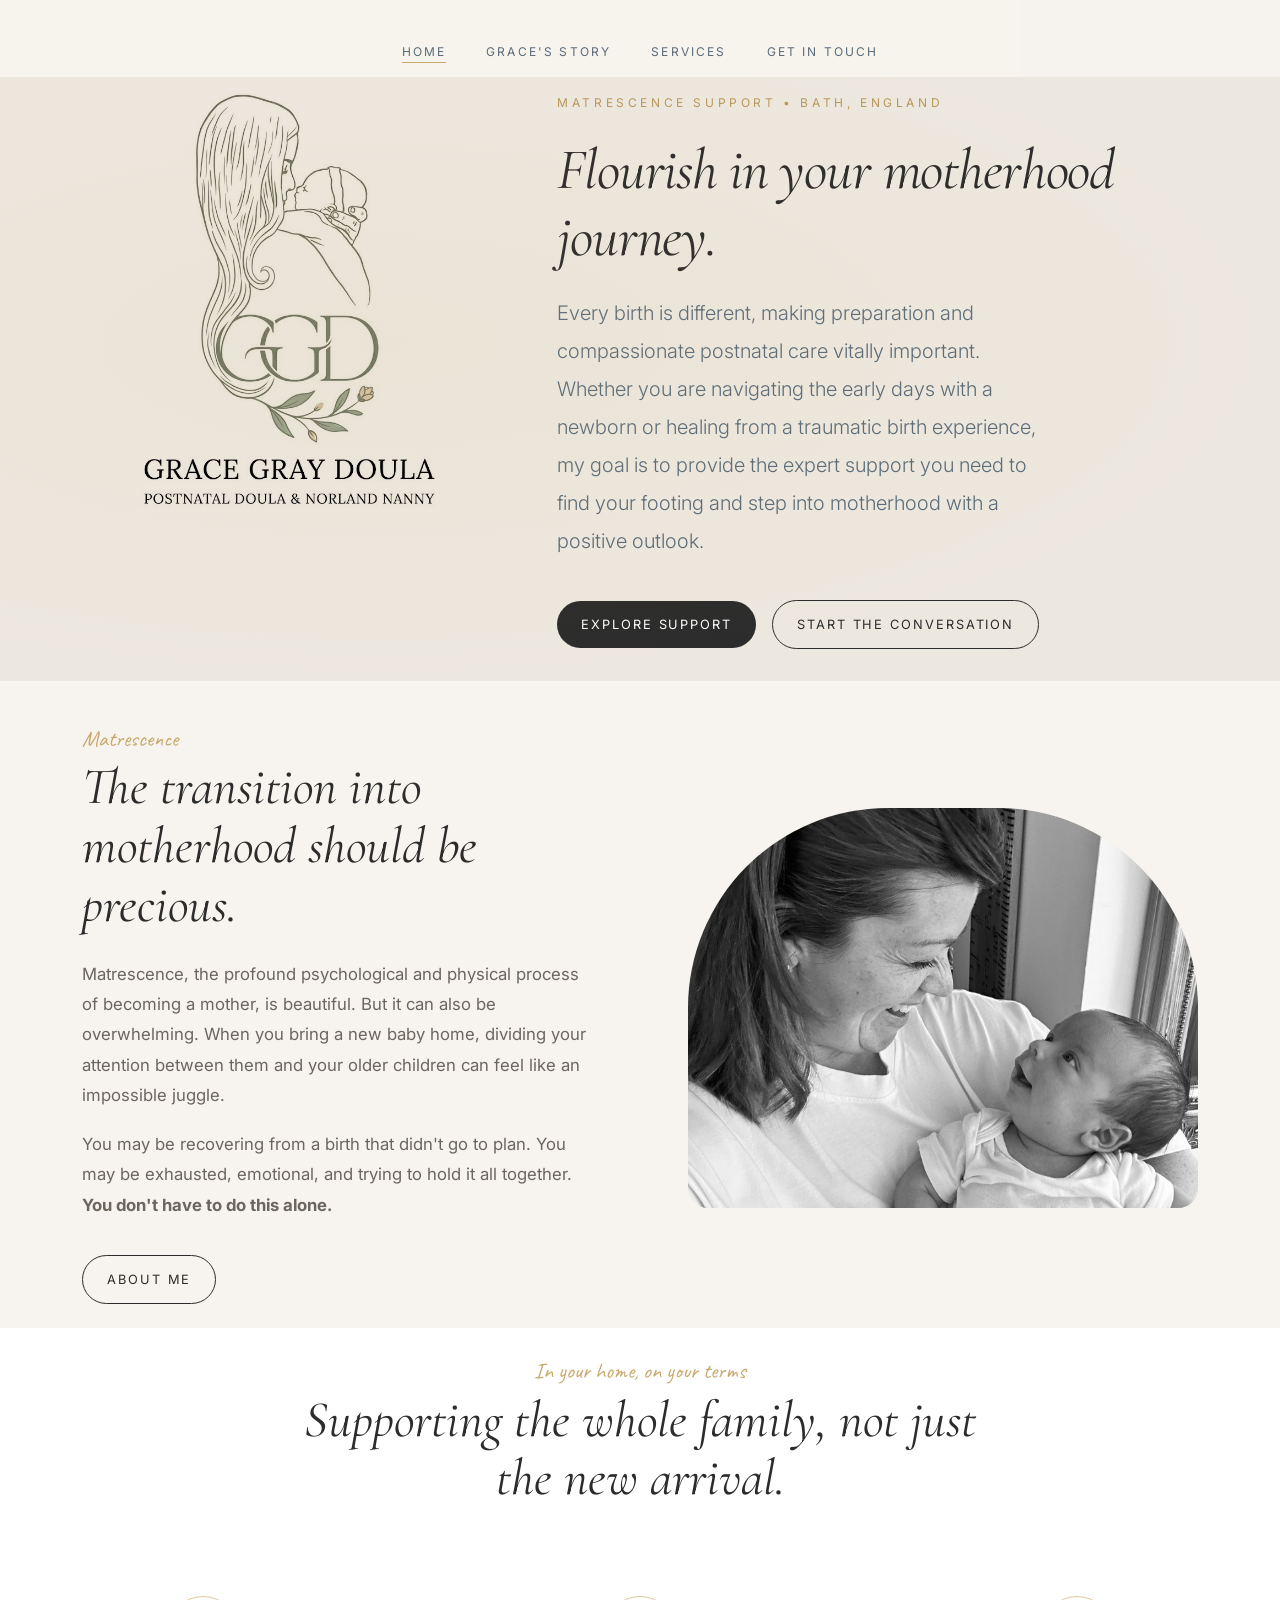
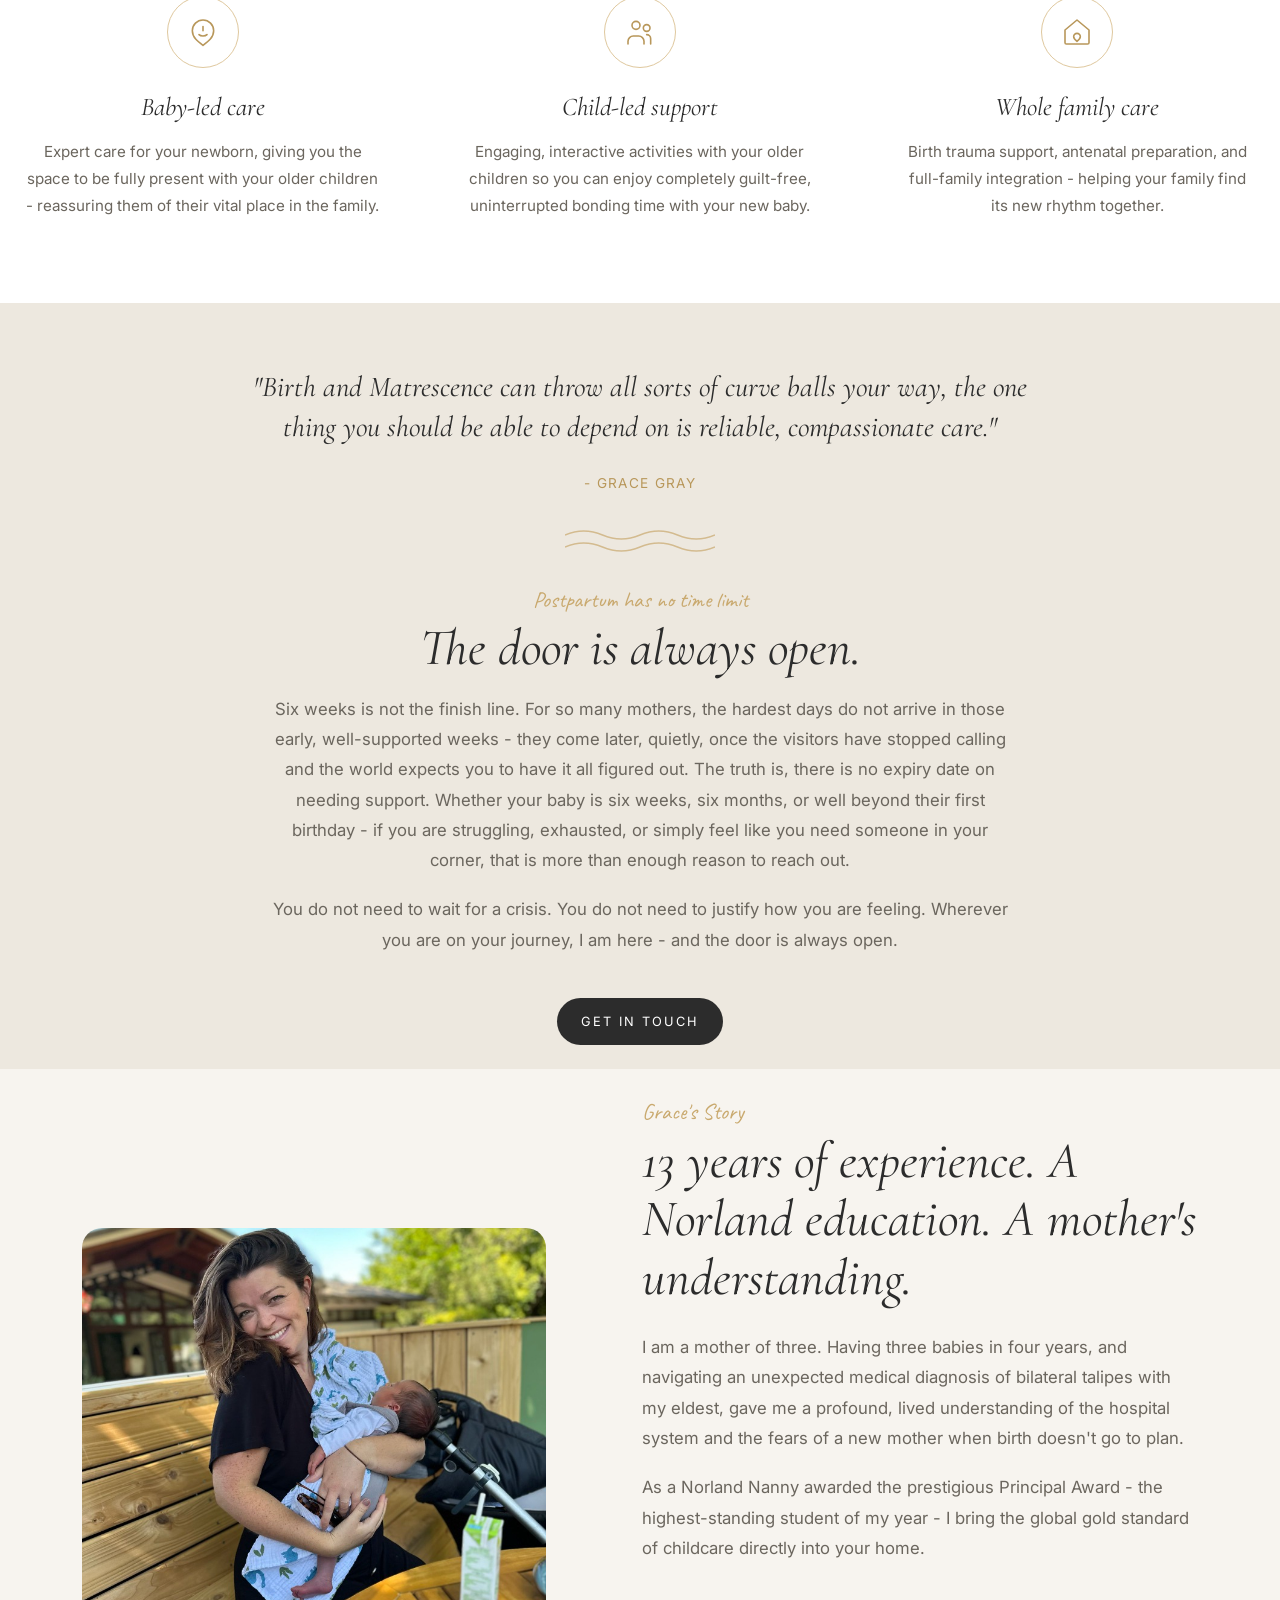
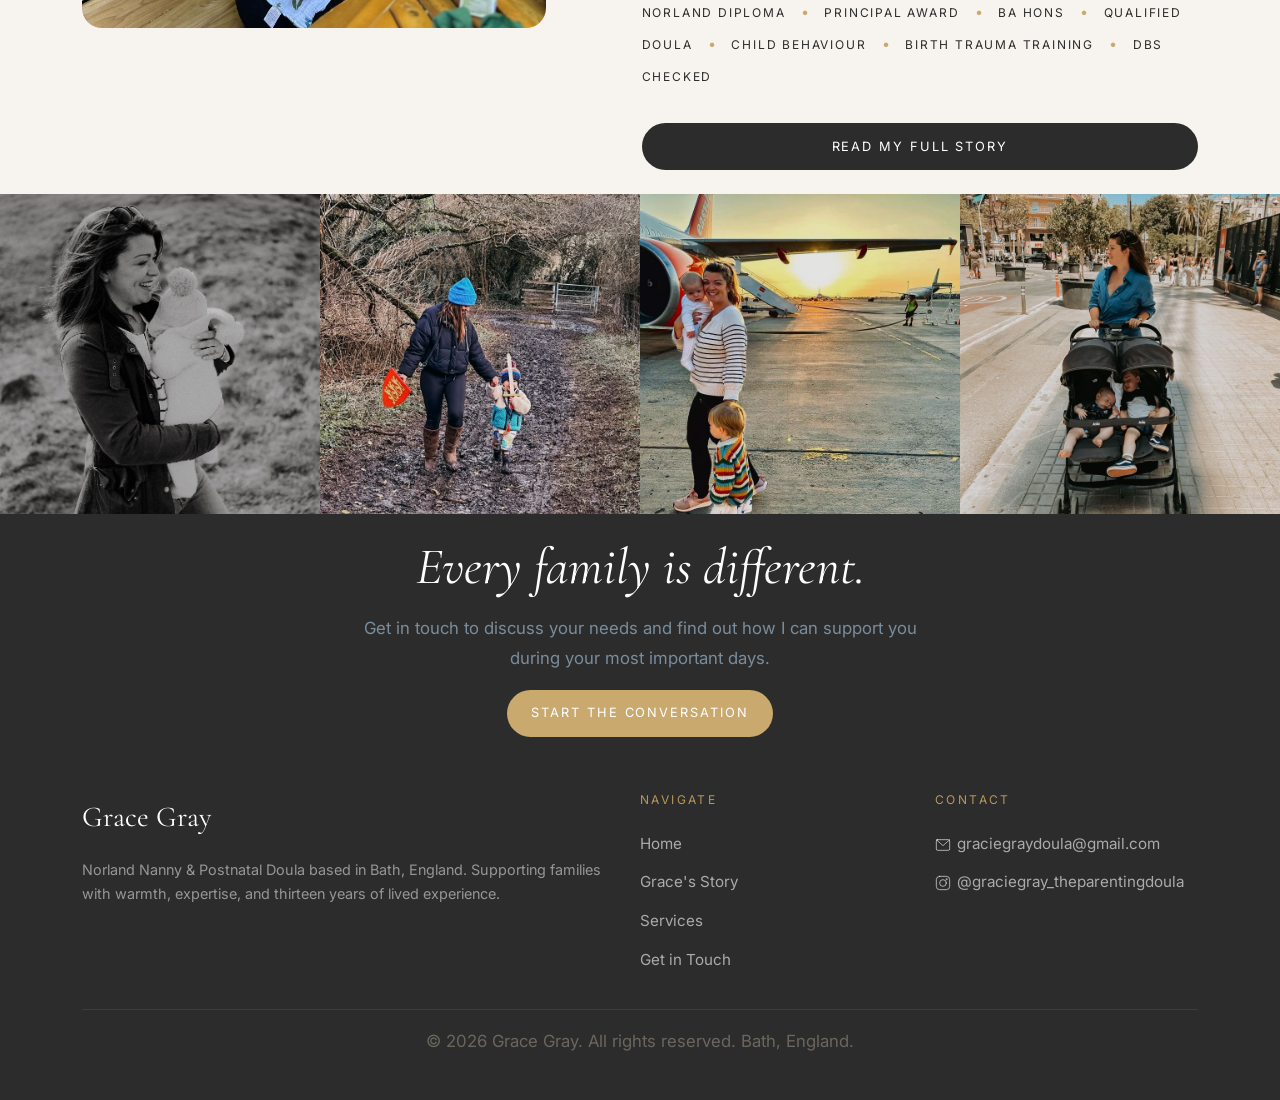
<file: index.html>
<!DOCTYPE html>
<html lang="en">
<head>
  <meta charset="UTF-8">
  <meta name="viewport" content="width=device-width, initial-scale=1.0">
  
  <title>Grace Gray | Norland Nanny & Postnatal Doula in Bath</title>
  <meta name="description" content="Grace Gray is a Norland Nanny and qualified Postnatal Doula based in Bath, offering bespoke in-home postnatal support, sibling transition care, and birth trauma recovery. 13 years' experience.">
  <meta name="keywords" content="Norland Nanny Bath, Postnatal support Bath, Birth doula Bath, Postnatal doula Bath, Newborn support Bath, Sibling support Bath, Matrescence support UK">
  
  <link rel="preconnect" href="https://fonts.googleapis.com">
  <link rel="preconnect" href="https://fonts.gstatic.com" crossorigin>
  <link href="https://fonts.googleapis.com/css2?family=Caveat:wght@400;500&family=Cormorant+Garamond:ital,wght@0,300;0,400;0,500;1,300;1,400;1,500&family=Inter:wght@300;400;500;600&display=swap" rel="stylesheet">
  
  <link rel="stylesheet" href="assets/css/style.css">
</head>
<body>

  <!-- Header -->
  <header>
    <div class="nav-container">
      <button class="mobile-menu-btn" aria-label="Toggle menu">&#9776;</button>
      <nav>
        <ul class="nav-links">
          <li><a href="index.html">Home</a></li>
          <li><a href="about.html">Grace's Story</a></li>
          <li><a href="services.html">Services</a></li>
          <li><a href="contact.html">Get in Touch</a></li>
        </ul>
      </nav>
    </div>
  </header>

  <!-- Hero -->
  <section class="hero">
    <div class="hero-inner">
      <div class="hero-image">
        <img src="assets/images/ggd-logo-cropped.jpg" alt="Grace Gray Doula Logo" class="hero-logo">
      </div>
      <div class="hero-text">
        <span class="tagline">Matrescence Support &bull; Bath, England</span>
        <h1>Flourish in your motherhood journey.</h1>
        <p class="lead">Every birth is different, making preparation and compassionate postnatal care vitally important. Whether you are navigating the early days with a newborn or healing from a traumatic birth experience, my goal is to provide the expert support you need to find your footing and step into motherhood with a positive outlook.</p>
        <div class="hero-buttons">
          <a href="services.html" class="btn btn-primary">Explore Support</a>
          <a href="contact.html" class="btn btn-outline">Start the Conversation</a>
        </div>
      </div>
    </div>
  </section>

  <!-- Wave Divider -->
  <div class="wave-divider">
    <svg viewBox="0 0 1440 80" preserveAspectRatio="none">
      <path fill="#f7f4ef" d="M0,40 C360,80 720,0 1080,40 C1260,60 1380,50 1440,40 L1440,80 L0,80 Z"/>
    </svg>
  </div>

  <!-- Intro / The Problem -->
  <section class="intro-section">
    <div class="container">
      <div class="intro-grid">
        <div class="intro-text fade-up">
          <span class="accent-text">Matrescence</span>
          <h2>The transition into motherhood should be precious.</h2>
          <p>Matrescence, the profound psychological and physical process of becoming a mother, is beautiful. But it can also be overwhelming. When you bring a new baby home, dividing your attention between them and your older children can feel like an impossible juggle.</p>
          <p>You may be recovering from a birth that didn't go to plan. You may be exhausted, emotional, and trying to hold it all together. <strong>You don't have to do this alone.</strong></p>
          <a href="about.html" class="btn btn-outline" style="margin-top: 1rem;">About Me</a>
        </div>
        <div class="intro-image fade-up">
          <img src="assets/images/gracie-baby-gaze-bw.jpg" alt="Grace Gray postnatal doula Bath looking lovingly at newborn baby" class="img-rounded" style="width: 100%; height: 400px; object-fit: cover;">
        </div>
      </div>
    </div>
  </section>

  <!-- Three Pillars -->
  <section class="pillars">
    <div class="container">
      <div class="pillars-header fade-up">
        <span class="accent-text">In your home, on your terms</span>
        <h2>Supporting the whole family, not just the new arrival.</h2>
      </div>
      </div>
      <div class="pillars-grid stagger-children">
        <div class="pillar fade-up">
          <div class="pillar-icon"><svg width="32" height="32" viewBox="0 0 24 24" fill="none" stroke="currentColor" stroke-width="1.2" stroke-linecap="round" stroke-linejoin="round"><path d="M12 22c-4-3-8-6-8-11a8 8 0 0 1 16 0c0 5-4 8-8 11z"/><path d="M12 11V8"/><path d="M9 14c.6.6 1.8 1 3 1s2.4-.4 3-1"/></svg></div>
          <h3>Baby-led care</h3>
          <p>Expert care for your newborn, giving you the space to be fully present with your older children - reassuring them of their vital place in the family.</p>
        </div>
        <div class="pillar fade-up">
          <div class="pillar-icon"><svg width="32" height="32" viewBox="0 0 24 24" fill="none" stroke="currentColor" stroke-width="1.2" stroke-linecap="round" stroke-linejoin="round"><circle cx="9" cy="7" r="3"/><circle cx="17" cy="9" r="2.5"/><path d="M3 21v-2a4 4 0 0 1 4-4h4a4 4 0 0 1 4 4v2"/><path d="M17 14a3 3 0 0 1 3 3v4"/></svg></div>
          <h3>Child-led support</h3>
          <p>Engaging, interactive activities with your older children so you can enjoy completely guilt-free, uninterrupted bonding time with your new baby.</p>
        </div>
        <div class="pillar fade-up">
          <div class="pillar-icon"><svg width="32" height="32" viewBox="0 0 24 24" fill="none" stroke="currentColor" stroke-width="1.2" stroke-linecap="round" stroke-linejoin="round"><path d="M3 10.5L12 3l9 7.5V20a1 1 0 0 1-1 1H4a1 1 0 0 1-1-1z"/><path d="M12 13a2.5 2.5 0 0 1 2.5 2.5c0 1.5-2.5 3.5-2.5 3.5s-2.5-2-2.5-3.5A2.5 2.5 0 0 1 12 13z"/></svg></div>
          <h3>Whole family care</h3>
          <p>Birth trauma support, antenatal preparation, and full-family integration - helping your family find its new rhythm together.</p>
        </div>
      </div>
    </div>
  </section>

  <!-- Pull Quote -->
  <section class="pull-quote">
    <div class="container fade-up">
      <blockquote style="max-width: 800px; margin: 0 auto; font-size: 1.8rem; line-height: 1.4;">"Birth and Matrescence can throw all sorts of curve balls your way, the one thing you should be able to depend on is reliable, compassionate care."</blockquote>
      <cite style="margin-top: 1.5rem; display: block;">- GRACE GRAY</cite>
    </div>
  </section>

  <!-- Decorative Wavy Divider -->
  <div style="background-color: var(--cream-dark); text-align: center; padding: 0.5rem 0 1rem 0;">
    <svg width="150" height="30" viewBox="0 0 150 30" fill="none" xmlns="http://www.w3.org/2000/svg">
      <path d="M0 8 Q18.75 0 37.5 8 Q56.25 16 75 8 Q93.75 0 112.5 8 Q131.25 16 150 8" stroke="#c9a96e" stroke-width="1.5" fill="none" opacity="0.7"/>
      <path d="M0 20 Q18.75 12 37.5 20 Q56.25 28 75 20 Q93.75 12 112.5 20 Q131.25 28 150 20" stroke="#c9a96e" stroke-width="1.5" fill="none" opacity="0.7"/>
    </svg>
  </div>
  
  <!-- Postnatal Care - No Time Limit -->
  <section style="background-color: var(--cream-dark); padding-top: 0;">
    <div class="container" style="max-width: 800px; text-align: center;">
      <span class="accent-text fade-up">Postpartum has no time limit</span>
      <h2 class="fade-up" style="margin-bottom: 1rem;">The door is always open.</h2>
      <p class="fade-up">Six weeks is not the finish line. For so many mothers, the hardest days do not arrive in those early, well-supported weeks - they come later, quietly, once the visitors have stopped calling and the world expects you to have it all figured out. The truth is, there is no expiry date on needing support. Whether your baby is six weeks, six months, or well beyond their first birthday - if you are struggling, exhausted, or simply feel like you need someone in your corner, that is more than enough reason to reach out.</p>
      <p class="fade-up">You do not need to wait for a crisis. You do not need to justify how you are feeling. Wherever you are on your journey, I am here - and the door is always open.</p>
      <a href="contact.html" class="btn btn-primary fade-up" style="margin-top: 1.5rem;">Get in Touch</a>
    </div>
  </section>
  <!-- About Preview -->
  <section class="about-preview">
    <div class="container">
      <div class="about-grid">
        <div class="about-image fade-up">
          <img src="assets/images/gracie-bench-newborn.jpg" alt="Grace Gray Norland Nanny holding newborn baby in Bath Somerset" class="img-soft" style="width: 100%; height: 400px; object-fit: cover;">
        </div>
        <div class="about-text fade-up">
          <span class="accent-text">Grace's Story</span>
          <h2>13 years of experience. A Norland education. A mother's understanding.</h2>
          <p>I am a mother of three. Having three babies in four years, and navigating an unexpected medical diagnosis of bilateral talipes with my eldest, gave me a profound, lived understanding of the hospital system and the fears of a new mother when birth doesn't go to plan.</p>
          <p>As a Norland Nanny awarded the prestigious Principal Award - the highest-standing student of my year - I bring the global gold standard of childcare directly into your home.</p>
          <ul class="credentials-list">
            <li>Norland Diploma</li>
            <li>Principal Award</li>
            <li>BA Hons</li>
            <li>Qualified Doula</li>
            <li>Child Behaviour</li>
            <li>Birth Trauma Training</li>
            <li>DBS Checked</li>
          </ul>
          <a href="about.html" class="btn btn-primary" style="margin-top: 2rem; display: block; text-align: center;">Read My Full Story</a>
        </div>
      </div>
    </div>
  </section>

  <!-- Image Gallery Strip -->
  <section style="padding: 0; overflow: hidden;">
    <div style="display: grid; grid-template-columns: repeat(4, 1fr); gap: 0;" class="image-strip-grid">
      <img src="assets/images/gracie-field-bw.jpg" alt="Grace Gray with baby outdoors in Bath countryside" class="strip-img">
      <img src="assets/images/gracie-muddy-walk.jpg" alt="Postnatal support Bath - outdoor activities with children" class="strip-img">
      <img src="assets/images/gracie-airport-sunset.jpg" alt="Grace Gray travelling internationally with children as Norland Nanny" class="strip-img">
      <img src="assets/images/gracie-double-stroller.jpg" alt="Norland Nanny Bath caring for multiple children" class="strip-img">
    </div>
  </section>

  <!-- CTA Band -->
  <section class="cta-band">
    <div class="container fade-up">
      <h2>Every family is different.</h2>
      <p>Get in touch to discuss your needs and find out how I can support you during your most important days.</p>
      <a href="contact.html" class="btn btn-gold">Start the Conversation</a>
    </div>
  </section>

  <!-- Footer -->
  <footer>
    <div class="container">
      <div class="footer-grid">
        <div>
          <span class="footer-brand">Grace Gray</span>
          <p class="footer-brand-sub">Norland Nanny & Postnatal Doula based in Bath, England. Supporting families with warmth, expertise, and thirteen years of lived experience.</p>
        </div>
        <div class="footer-col">
          <h4>Navigate</h4>
          <a href="index.html">Home</a>
          <a href="about.html">Grace's Story</a>
          <a href="services.html">Services</a>
          <a href="contact.html">Get in Touch</a>
        </div>
        <div class="footer-col">
          <h4>Contact</h4>
          <a href="mailto:graciegraydoula@gmail.com"><svg width="16" height="16" viewBox="0 0 24 24" fill="none" stroke="currentColor" stroke-width="1.5" stroke-linecap="round" stroke-linejoin="round" style="vertical-align: middle; margin-right: 6px;"><rect x="2" y="4" width="20" height="16" rx="2"/><path d="M22 4L12 13 2 4"/></svg>graciegraydoula@gmail.com</a>
          <a href="https://instagram.com/graciegray_theparentingdoula" target="_blank"><svg width="16" height="16" viewBox="0 0 24 24" fill="none" stroke="currentColor" stroke-width="1.5" stroke-linecap="round" stroke-linejoin="round" style="vertical-align: middle; margin-right: 6px;"><rect x="2" y="2" width="20" height="20" rx="5"/><circle cx="12" cy="12" r="5"/><circle cx="17.5" cy="6.5" r="1.5" fill="currentColor" stroke="none"/></svg>@graciegray_theparentingdoula</a>
        </div>
      </div>
      <div class="footer-bottom">
        <p>&copy; 2026 Grace Gray. All rights reserved. Bath, England.</p>
      </div>
    </div>
  </footer>

  <script src="assets/js/main.js"></script>
</body>
</html>
</file>
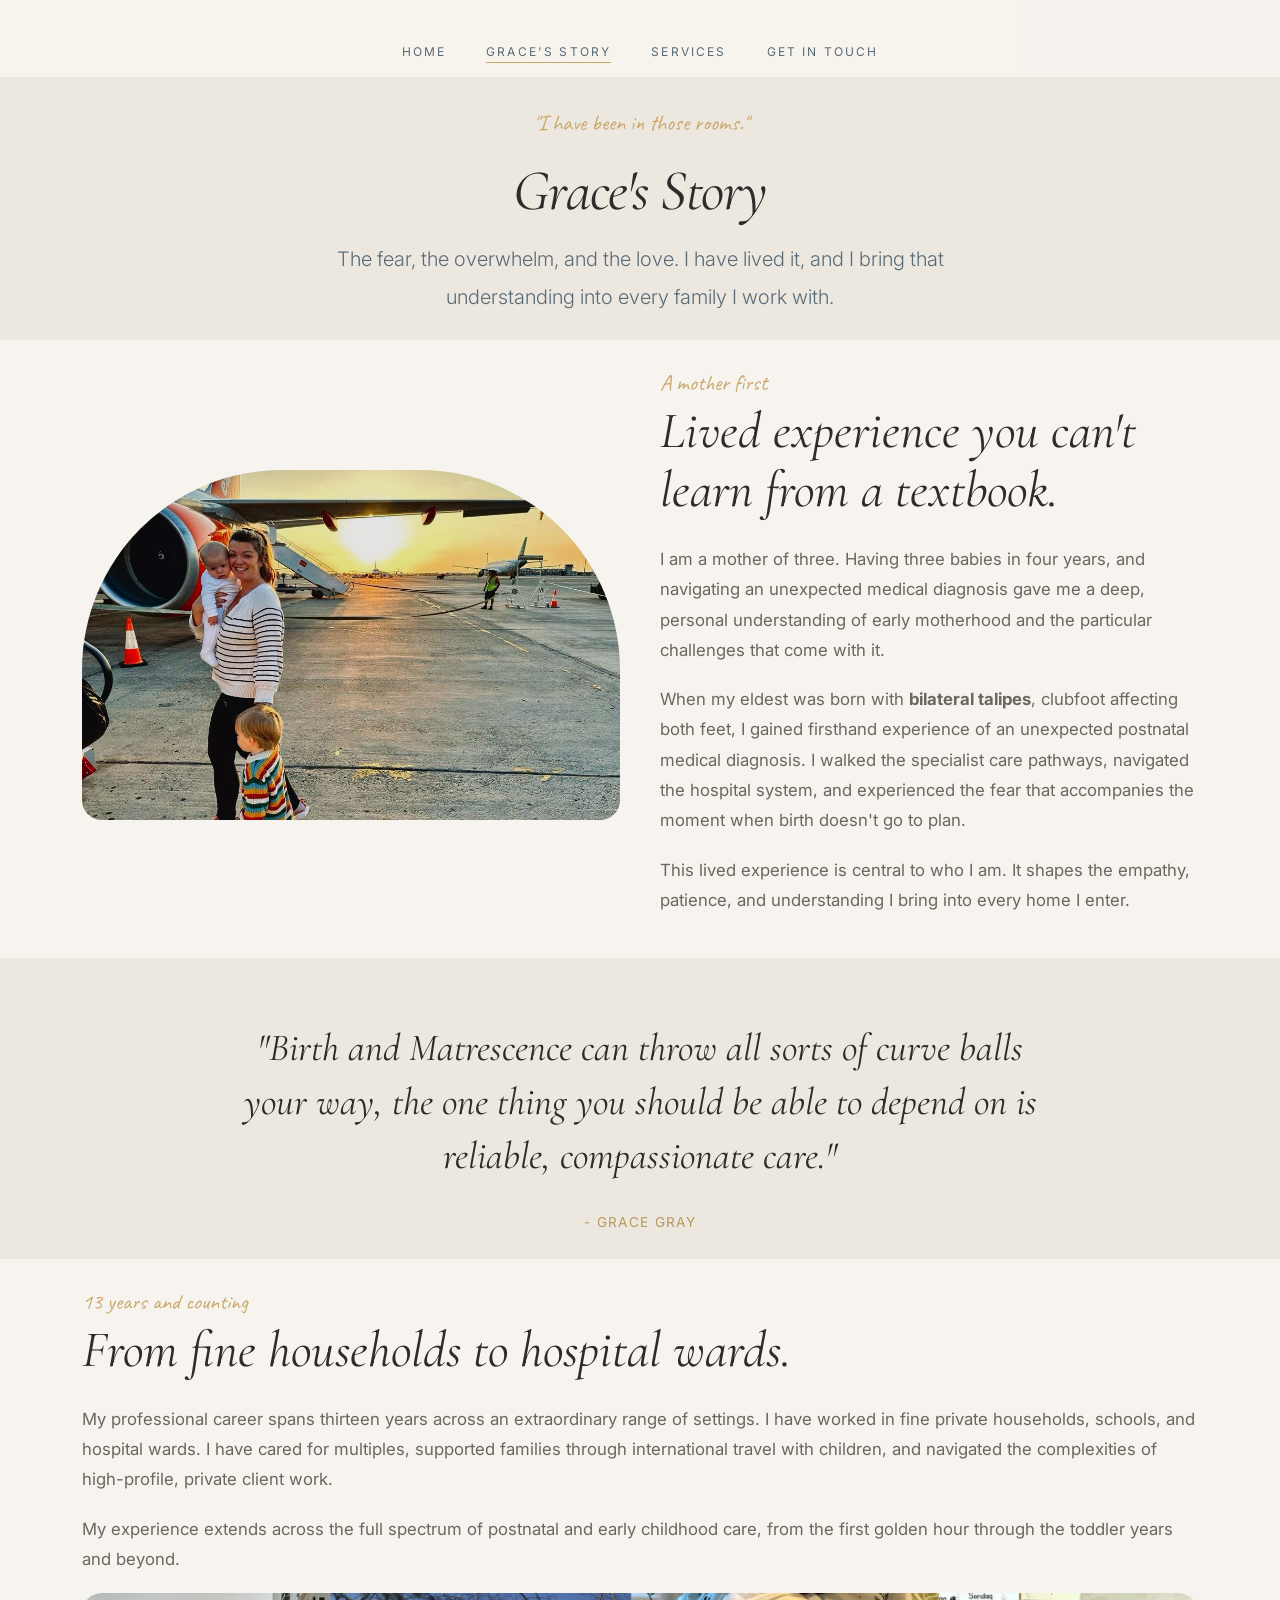
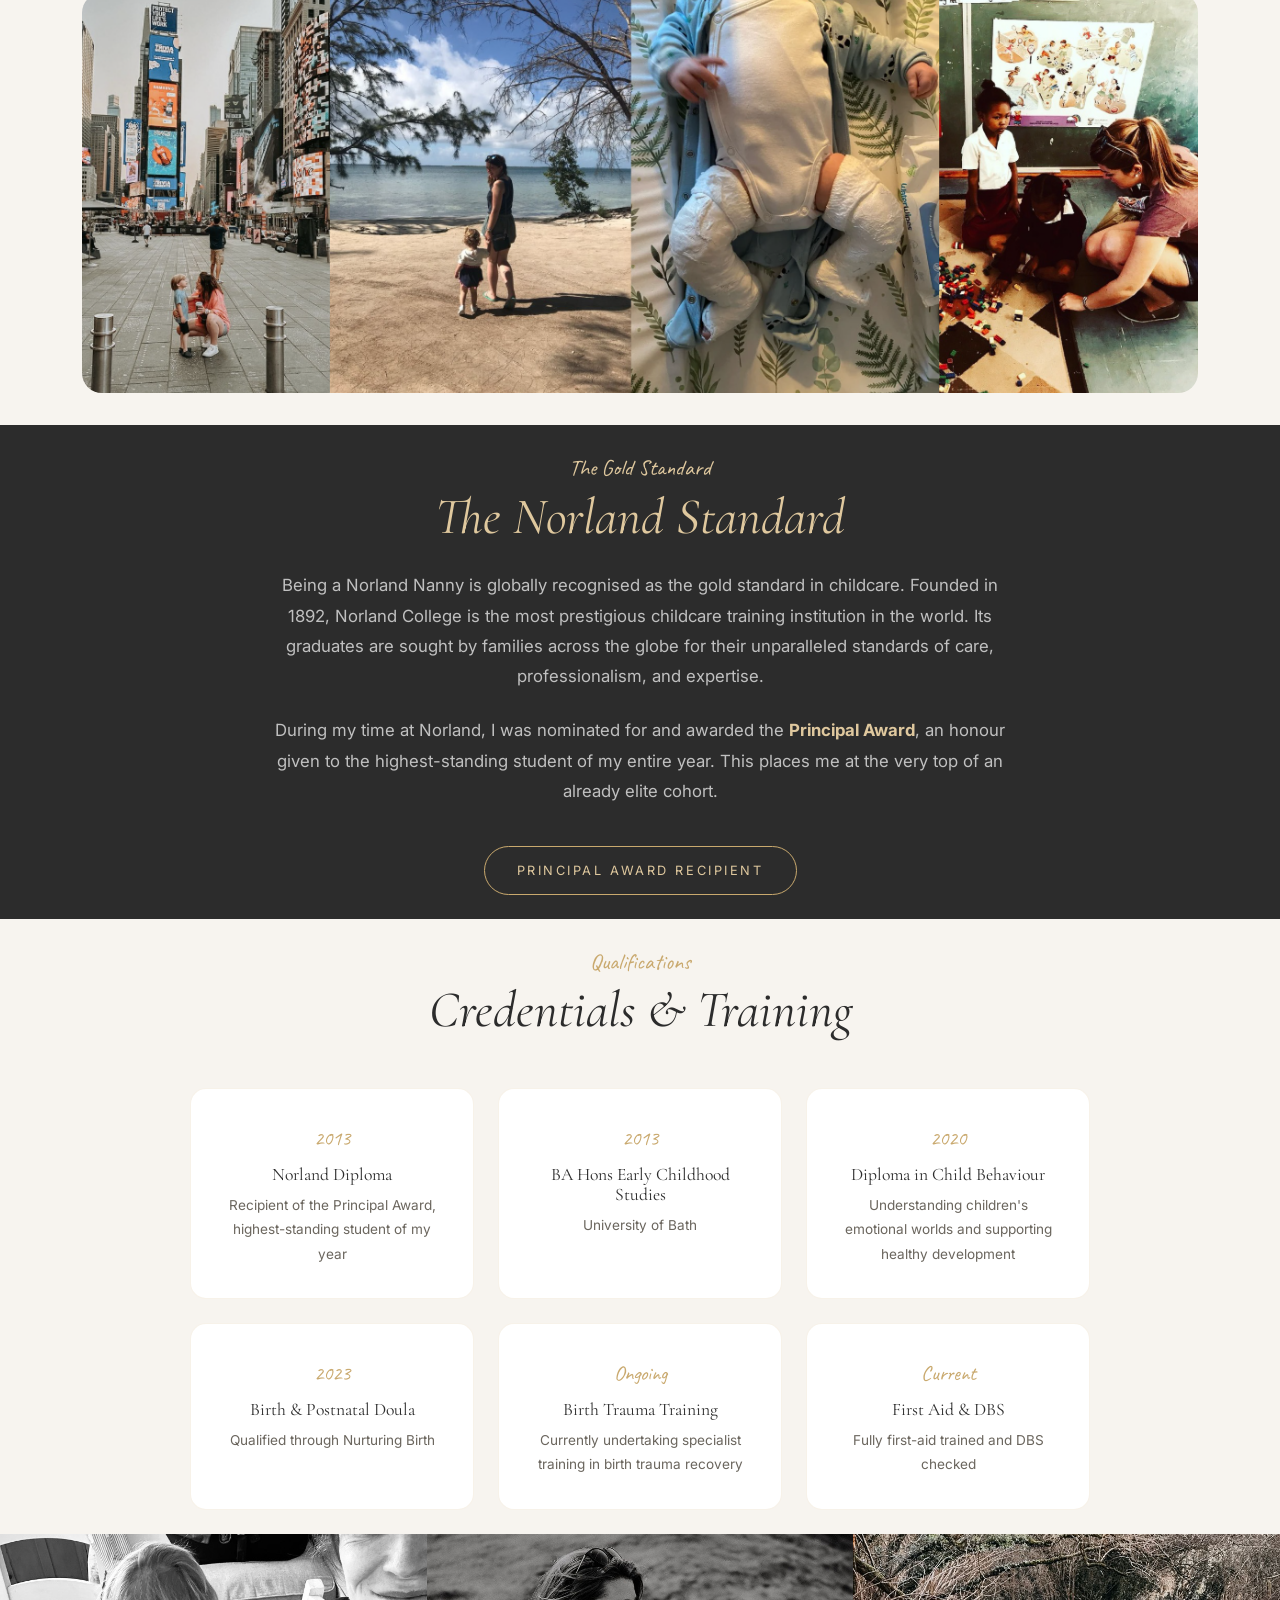
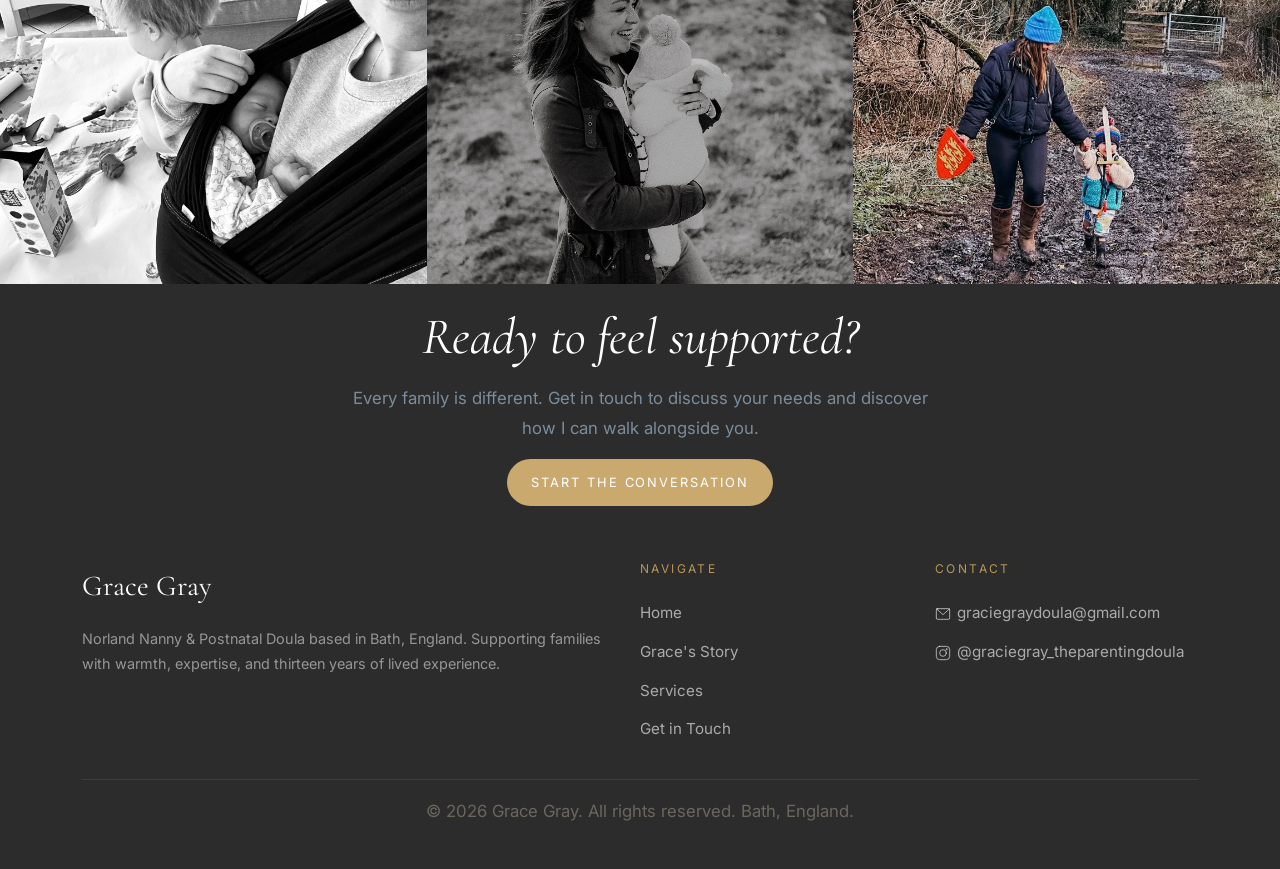
<file: about.html>
<!DOCTYPE html>
<html lang="en">
<head>
  <meta charset="UTF-8">
  <meta name="viewport" content="width=device-width, initial-scale=1.0">
  
  <title>About Grace Gray | Norland Nanny & Doula, Bath</title>
  <meta name="description" content="Grace Gray's story, a Norland Nanny with the Principal Award, mother of three, and qualified Birth and Postnatal Doula. 13 years' experience in childcare across Bath and Somerset.">
  <meta name="keywords" content="Norland Nanny Bath, Grace Gray Doula, Bilateral talipes support, Matrescence support UK, Birth trauma support Bath, Norland Principal Award">
  
  <link rel="preconnect" href="https://fonts.googleapis.com">
  <link rel="preconnect" href="https://fonts.gstatic.com" crossorigin>
  <link href="https://fonts.googleapis.com/css2?family=Caveat:wght@400;500&family=Cormorant+Garamond:ital,wght@0,300;0,400;0,500;1,300;1,400;1,500&family=Inter:wght@300;400;500;600&display=swap" rel="stylesheet">
  
  <link rel="stylesheet" href="assets/css/style.css">
</head>
<body>

  <header>
    <div class="nav-container">
      <button class="mobile-menu-btn" aria-label="Toggle menu">&#9776;</button>
      <nav>
        <ul class="nav-links">
          <li><a href="index.html">Home</a></li>
          <li><a href="about.html">Grace's Story</a></li>
          <li><a href="services.html">Services</a></li>
          <li><a href="contact.html">Get in Touch</a></li>
        </ul>
      </nav>
    </div>
  </header>

  <!-- Page Hero -->
  <section class="page-hero">
    <div class="container">
      <span class="accent-text">"I have been in those rooms."</span>
      <h1>Grace's Story</h1>
      <p class="lead" style="max-width: 650px; margin: 1rem auto 0 auto;">The fear, the overwhelm, and the love. I have lived it, and I bring that understanding into every family I work with.</p>
    </div>
  </section>

  <!-- Personal Story -->
  <section class="story-section" style="background-color: var(--cream);">
    <div class="container">
      <div class="story-grid">
        <div class="story-image fade-up">
          <img src="assets/images/gracie-airport-sunset.jpg" alt="Grace Gray travelling with children as experienced Norland Nanny" class="img-rounded" style="width: 100%; height: 350px; object-fit: cover;">
        </div>
        <div class="fade-up">
          <span class="accent-text">A mother first</span>
          <h2>Lived experience you can't learn from a textbook.</h2>
          <p>I am a mother of three. Having three babies in four years, and navigating an unexpected medical diagnosis gave me a deep, personal understanding of early motherhood and the particular challenges that come with it.</p>
          <p>When my eldest was born with <strong>bilateral talipes</strong>, clubfoot affecting both feet, I gained firsthand experience of an unexpected postnatal medical diagnosis. I walked the specialist care pathways, navigated the hospital system, and experienced the fear that accompanies the moment when birth doesn't go to plan.</p>
          <p>This lived experience is central to who I am. It shapes the empathy, patience, and understanding I bring into every home I enter.</p>
        </div>
      </div>
    </div>
  </section>

  <!-- Pull Quote -->
  <section class="pull-quote">
    <div class="container fade-up">
      <blockquote>"Birth and Matrescence can throw all sorts of curve balls your way, the one thing you should be able to depend on is reliable, compassionate care."</blockquote>
      <cite>- Grace Gray</cite>
    </div>
  </section>

  <!-- Professional Experience -->
  <section style="background-color: var(--cream);">
    <div class="container">
      <div class="story-grid reverse">
        <div class="fade-up">
          <span class="accent-text">13 years and counting</span>
          <h2>From fine households to hospital wards.</h2>
          <p>My professional career spans thirteen years across an extraordinary range of settings. I have worked in fine private households, schools, and hospital wards. I have cared for multiples, supported families through international travel with children, and navigated the complexities of high-profile, private client work.</p>
          <p>My experience extends across the full spectrum of postnatal and early childhood care, from the first golden hour through the toddler years and beyond.</p>
        </div>
        <div class="story-image fade-up">
          <img src="assets/images/Screenshot_11ss.png" alt="Grace Gray caring for multiples" class="img-soft" style="width: 100%; height: 400px; object-fit: cover;">
        </div>
      </div>
    </div>
  </section>

  <!-- The Norland Standard -->
  <section class="norland-section">
    <div class="container fade-up">
      <span class="accent-text" style="color: var(--gold-light);">The Gold Standard</span>
      <h2>The Norland Standard</h2>
      <p>Being a Norland Nanny is globally recognised as the gold standard in childcare. Founded in 1892, Norland College is the most prestigious childcare training institution in the world. Its graduates are sought by families across the globe for their unparalleled standards of care, professionalism, and expertise.</p>
      <p>During my time at Norland, I was nominated for and awarded the <strong style="color: var(--gold-light);">Principal Award</strong>, an honour given to the highest-standing student of my entire year. This places me at the very top of an already elite cohort.</p>
      <div class="norland-badge">Principal Award Recipient</div>
    </div>
  </section>

  <!-- Credentials -->
  <section class="credentials-section">
    <div class="container" style="text-align: center;">
      <span class="accent-text">Qualifications</span>
      <h2>Credentials & Training</h2>
      <div class="credentials-grid stagger-children">
        <div class="credential-card fade-up">
          <span class="year">2013</span>
          <h4>Norland Diploma</h4>
          <p>Recipient of the Principal Award, highest-standing student of my year</p>
        </div>
        <div class="credential-card fade-up">
          <span class="year">2013</span>
          <h4>BA Hons Early Childhood Studies</h4>
          <p>University of Bath</p>
        </div>
        <div class="credential-card fade-up">
          <span class="year">2020</span>
          <h4>Diploma in Child Behaviour</h4>
          <p>Understanding children's emotional worlds and supporting healthy development</p>
        </div>
        <div class="credential-card fade-up">
          <span class="year">2023</span>
          <h4>Birth & Postnatal Doula</h4>
          <p>Qualified through Nurturing Birth</p>
        </div>
        <div class="credential-card fade-up">
          <span class="year">Ongoing</span>
          <h4>Birth Trauma Training</h4>
          <p>Currently undertaking specialist training in birth trauma recovery</p>
        </div>
        <div class="credential-card fade-up">
          <span class="year">Current</span>
          <h4>First Aid & DBS</h4>
          <p>Fully first-aid trained and DBS checked</p>
        </div>
      </div>
    </div>
  </section>

  <!-- Image Strip -->
  <section style="padding: 0; overflow: hidden;">
    <div style="display: grid; grid-template-columns: repeat(3, 1fr); gap: 0;">
      <img src="assets/images/gracie-sling-painting-bw.jpg" alt="Norland Nanny Bath supporting siblings with baby in sling" style="width: 100%; height: 350px; object-fit: cover;">
      <img src="assets/images/gracie-field-bw.jpg" alt="Grace Gray postnatal doula with baby in Bath countryside" style="width: 100%; height: 350px; object-fit: cover;">
      <img src="assets/images/gracie-muddy-walk.jpg" alt="Child-led outdoor activities with postnatal support Bath" style="width: 100%; height: 350px; object-fit: cover;">
    </div>
  </section>

  <!-- CTA -->
  <section class="cta-band">
    <div class="container fade-up">
      <h2>Ready to feel supported?</h2>
      <p>Every family is different. Get in touch to discuss your needs and discover how I can walk alongside you.</p>
      <a href="contact.html" class="btn btn-gold">Start the Conversation</a>
    </div>
  </section>

  <!-- Footer -->
  <footer>
    <div class="container">
      <div class="footer-grid">
        <div>
          <span class="footer-brand">Grace Gray</span>
          <p class="footer-brand-sub">Norland Nanny & Postnatal Doula based in Bath, England. Supporting families with warmth, expertise, and thirteen years of lived experience.</p>
        </div>
        <div class="footer-col">
          <h4>Navigate</h4>
          <a href="index.html">Home</a>
          <a href="about.html">Grace's Story</a>
          <a href="services.html">Services</a>
          <a href="contact.html">Get in Touch</a>
        </div>
        <div class="footer-col">
          <h4>Contact</h4>
          <a href="mailto:graciegraydoula@gmail.com"><svg width="16" height="16" viewBox="0 0 24 24" fill="none" stroke="currentColor" stroke-width="1.5" stroke-linecap="round" stroke-linejoin="round" style="vertical-align: middle; margin-right: 6px;"><rect x="2" y="4" width="20" height="16" rx="2"/><path d="M22 4L12 13 2 4"/></svg>graciegraydoula@gmail.com</a>
          <a href="https://instagram.com/graciegray_theparentingdoula" target="_blank"><svg width="16" height="16" viewBox="0 0 24 24" fill="none" stroke="currentColor" stroke-width="1.5" stroke-linecap="round" stroke-linejoin="round" style="vertical-align: middle; margin-right: 6px;"><rect x="2" y="2" width="20" height="20" rx="5"/><circle cx="12" cy="12" r="5"/><circle cx="17.5" cy="6.5" r="1.5" fill="currentColor" stroke="none"/></svg>@graciegray_theparentingdoula</a>
        </div>
      </div>
      <div class="footer-bottom">
        <p>&copy; 2026 Grace Gray. All rights reserved. Bath, England.</p>
      </div>
    </div>
  </footer>

  <script src="assets/js/main.js"></script>
</body>
</html>
</file>
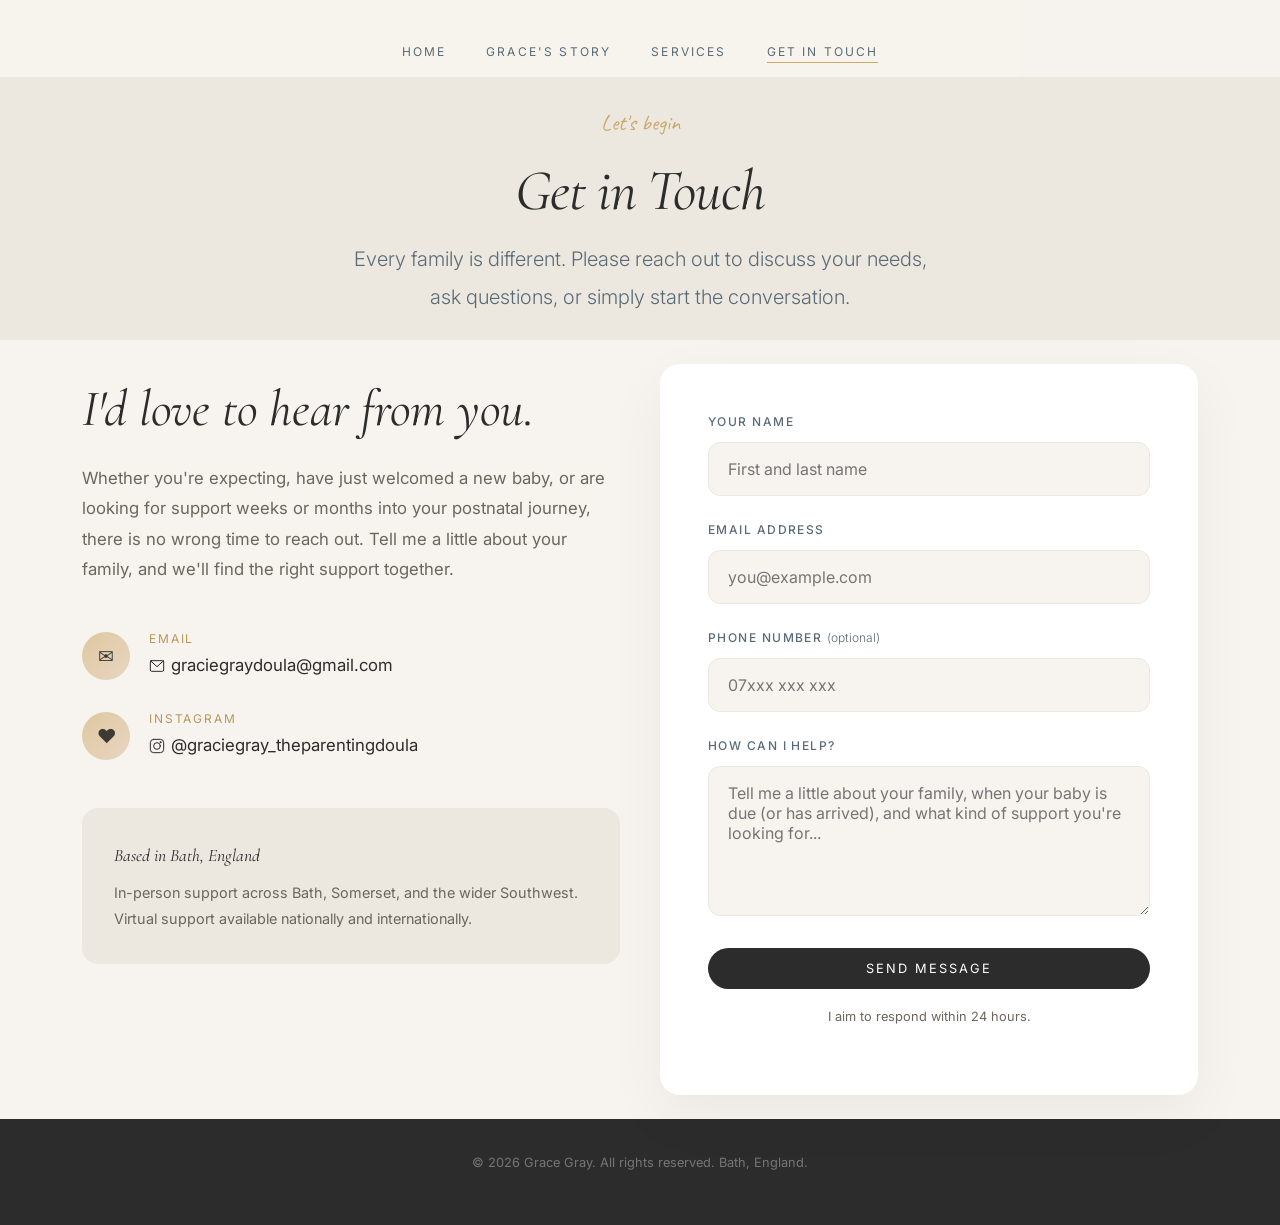
<file: contact.html>
<!DOCTYPE html>
<html lang="en">
<head>
  <meta charset="UTF-8">
  <meta name="viewport" content="width=device-width, initial-scale=1.0">
  
  <title>Contact Grace Gray | Postnatal Doula Bath</title>
  <meta name="description" content="Get in touch with Grace Gray to discuss bespoke postnatal support, doula services, and family care in Bath, Somerset, and the Southwest.">
  <meta name="keywords" content="Contact Grace Gray, Doula Bath England, Childcare specialist Bath, Postnatal care Bath, Norland nanny postnatal doula">
  
  <link rel="preconnect" href="https://fonts.googleapis.com">
  <link rel="preconnect" href="https://fonts.gstatic.com" crossorigin>
  <link href="https://fonts.googleapis.com/css2?family=Caveat:wght@400;500&family=Cormorant+Garamond:ital,wght@0,300;0,400;0,500;1,300;1,400;1,500&family=Inter:wght@300;400;500;600&display=swap" rel="stylesheet">
  
  <link rel="stylesheet" href="assets/css/style.css">
</head>
<body>

  <header>
    <div class="nav-container">
      <button class="mobile-menu-btn" aria-label="Toggle menu">&#9776;</button>
      <nav>
        <ul class="nav-links">
          <li><a href="index.html">Home</a></li>
          <li><a href="about.html">Grace's Story</a></li>
          <li><a href="services.html">Services</a></li>
          <li><a href="contact.html">Get in Touch</a></li>
        </ul>
      </nav>
    </div>
  </header>

  <!-- Page Hero -->
  <section class="page-hero">
    <div class="container">
      <span class="accent-text">Let's begin</span>
      <h1>Get in Touch</h1>
      <p class="lead" style="max-width: 600px; margin: 1rem auto 0 auto;">Every family is different. Please reach out to discuss your needs, ask questions, or simply start the conversation.</p>
    </div>
  </section>

  <!-- Contact Section -->
  <section style="background-color: var(--cream);">
    <div class="container">
      <div class="contact-grid">
        <div class="contact-info fade-up">
          <h2>I'd love to hear from you.</h2>
          <p>Whether you're expecting, have just welcomed a new baby, or are looking for support weeks or months into your postnatal journey, there is no wrong time to reach out. Tell me a little about your family, and we'll find the right support together.</p>
          
          <div class="contact-methods">
            <div class="contact-method">
              <div class="method-icon">&#9993;</div>
              <div>
                <h4>Email</h4>
                <a href="mailto:graciegraydoula@gmail.com"><svg width="16" height="16" viewBox="0 0 24 24" fill="none" stroke="currentColor" stroke-width="1.5" stroke-linecap="round" stroke-linejoin="round" style="vertical-align: middle; margin-right: 6px;"><rect x="2" y="4" width="20" height="16" rx="2"/><path d="M22 4L12 13 2 4"/></svg>graciegraydoula@gmail.com</a>
              </div>
            </div>

            <div class="contact-method">
              <div class="method-icon">&#10084;</div>
              <div>
                <h4>Instagram</h4>
                <a href="https://instagram.com/graciegray_theparentingdoula" target="_blank"><svg width="16" height="16" viewBox="0 0 24 24" fill="none" stroke="currentColor" stroke-width="1.5" stroke-linecap="round" stroke-linejoin="round" style="vertical-align: middle; margin-right: 6px;"><rect x="2" y="2" width="20" height="20" rx="5"/><circle cx="12" cy="12" r="5"/><circle cx="17.5" cy="6.5" r="1.5" fill="currentColor" stroke="none"/></svg>@graciegray_theparentingdoula</a>
              </div>
            </div>
          </div>

          <div style="margin-top: 3rem; padding: 2rem; background: var(--cream-dark); border-radius: 16px;">
            <p style="font-family: var(--font-serif); font-style: italic; font-size: 1.1rem; color: var(--charcoal); margin-bottom: 0.5rem;">Based in Bath, England</p>
            <p style="font-size: 0.9rem; margin-bottom: 0;">In-person support across Bath, Somerset, and the wider Southwest. Virtual support available nationally and internationally.</p>
          </div>
        </div>

        <div class="contact-form-wrapper fade-up">
          <form action="https://formspree.io/f/placeholder" method="POST">
            <div class="form-group">
              <label for="contact-name">Your Name</label>
              <input type="text" id="contact-name" name="name" class="form-control" required placeholder="First and last name">
            </div>
            <div class="form-group">
              <label for="contact-email">Email Address</label>
              <input type="email" id="contact-email" name="email" class="form-control" required placeholder="you@example.com">
            </div>
            <div class="form-group">
              <label for="contact-phone">Phone Number <span style="font-weight: 300; text-transform: none; letter-spacing: 0;">(optional)</span></label>
              <input type="tel" id="contact-phone" name="phone" class="form-control" placeholder="07xxx xxx xxx">
            </div>
            <div class="form-group">
              <label for="contact-message">How can I help?</label>
              <textarea id="contact-message" name="message" class="form-control" required placeholder="Tell me a little about your family, when your baby is due (or has arrived), and what kind of support you're looking for..."></textarea>
            </div>
            <button type="submit" class="btn btn-primary" style="width: 100%; text-align: center;">Send Message</button>
            <p style="font-size: 0.8rem; margin-top: 1rem; color: var(--text-light); text-align: center;">I aim to respond within 24 hours.</p>
          </form>
        </div>
      </div>
    </div>
  </section>

  <footer style="background-color: var(--charcoal); color: rgba(255,255,255,0.6); padding: 2rem 0; text-align: center;">
    <p style="font-size: 0.8rem; color: rgba(255,255,255,0.35);">&copy; 2026 Grace Gray. All rights reserved. Bath, England.</p>
  </footer>

  <script src="assets/js/main.js"></script>
</body>
</html>
</file>
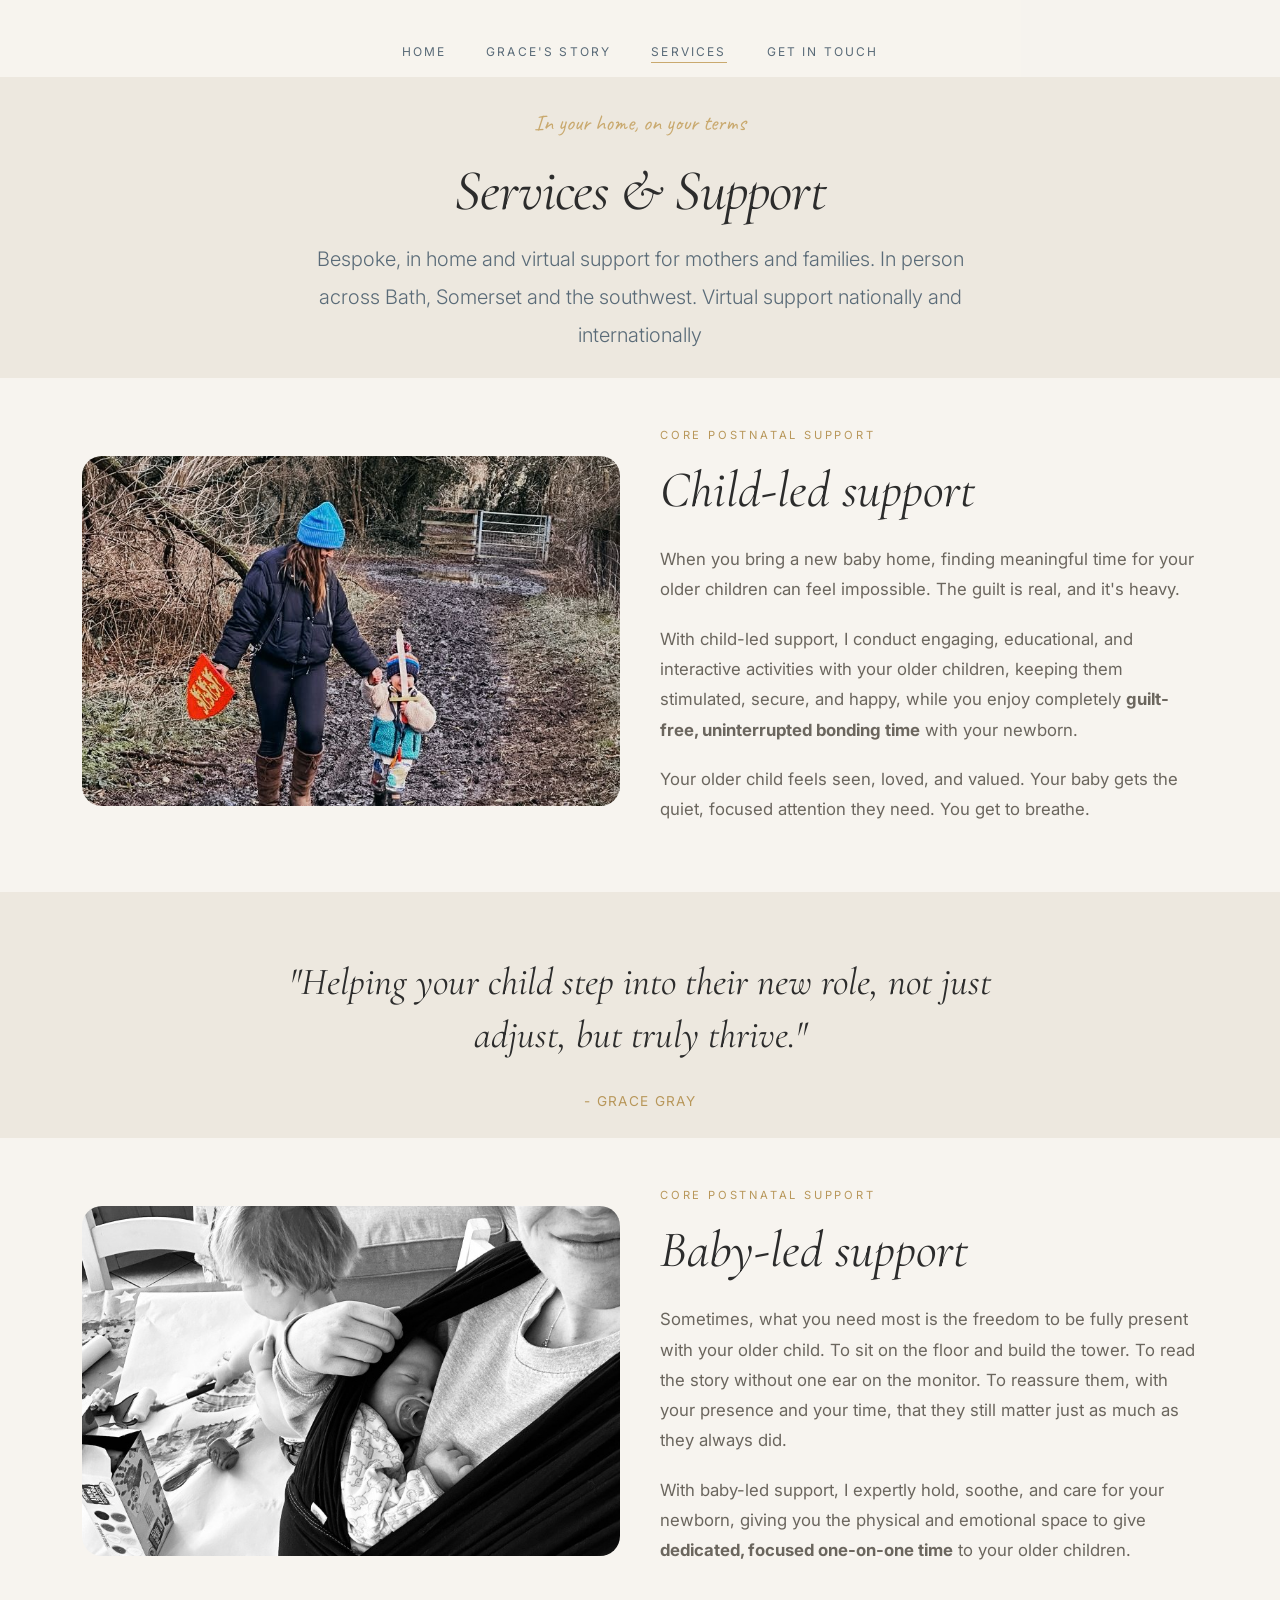
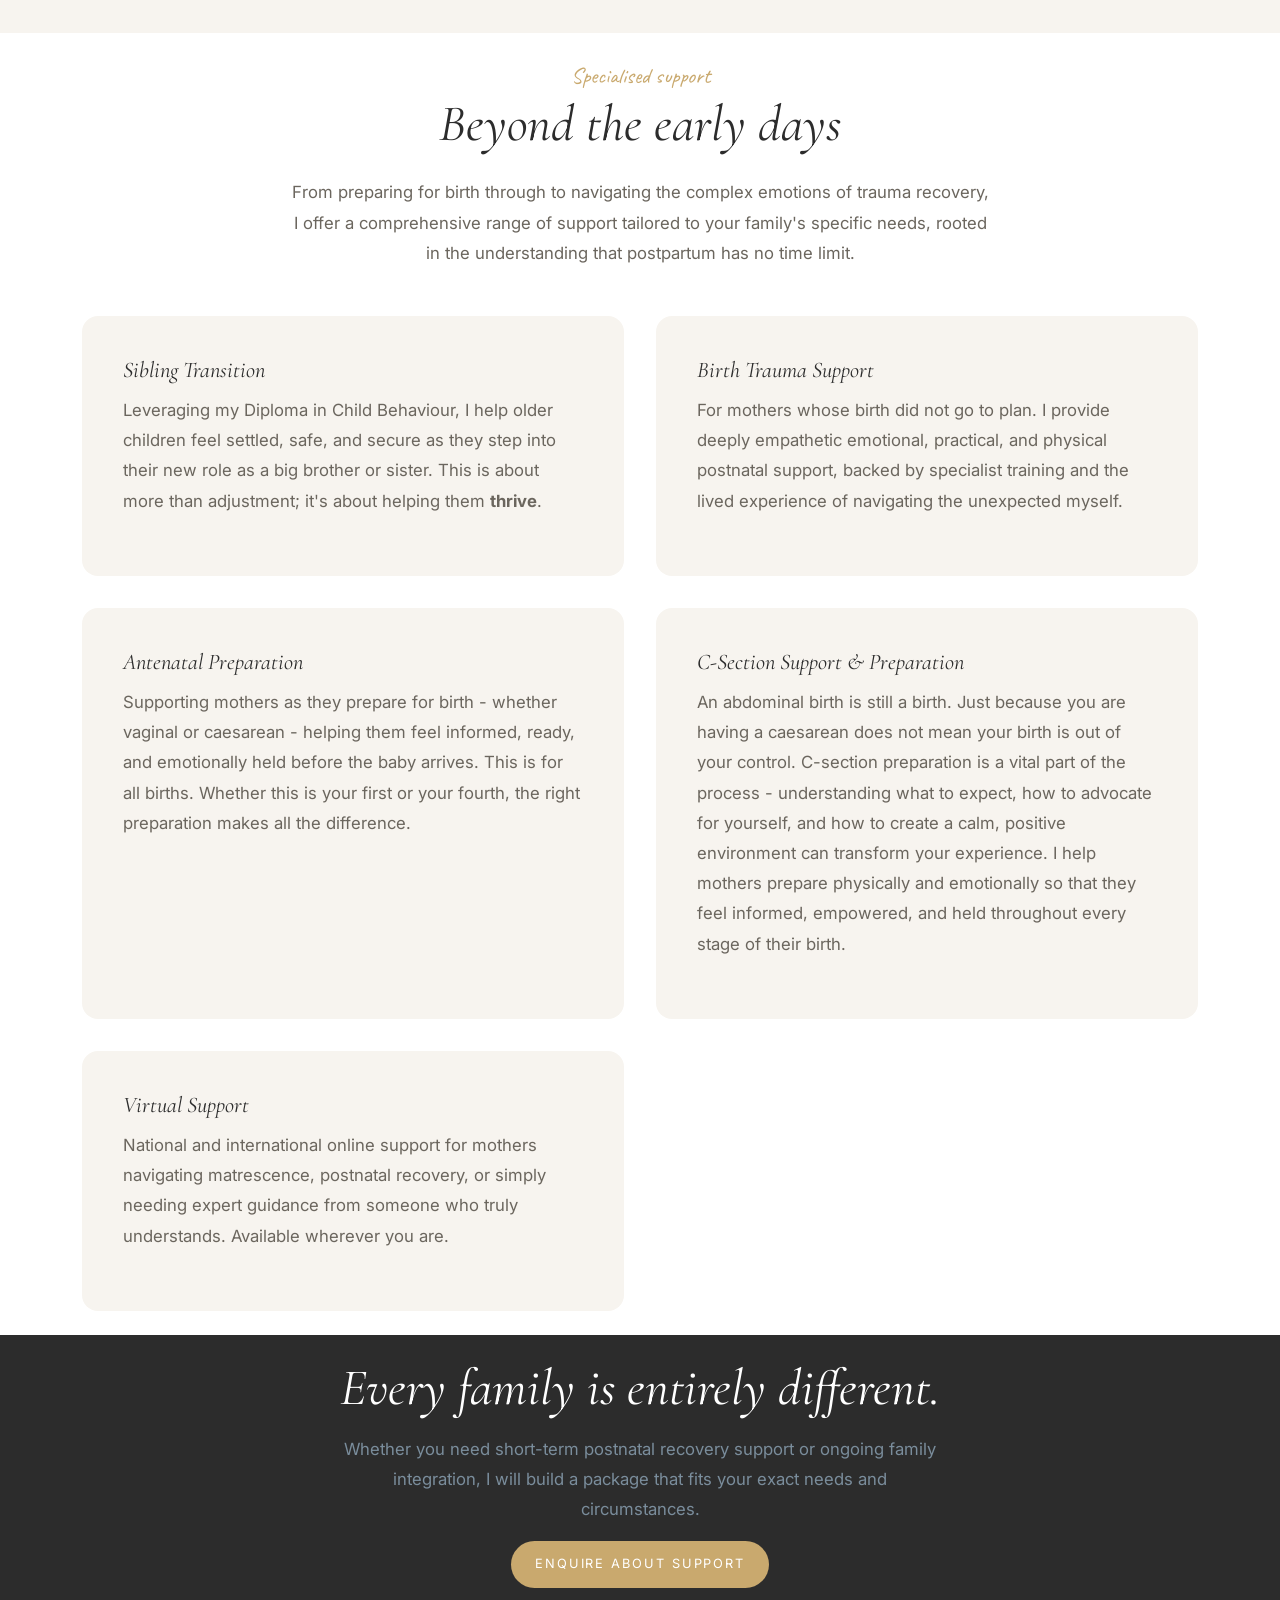
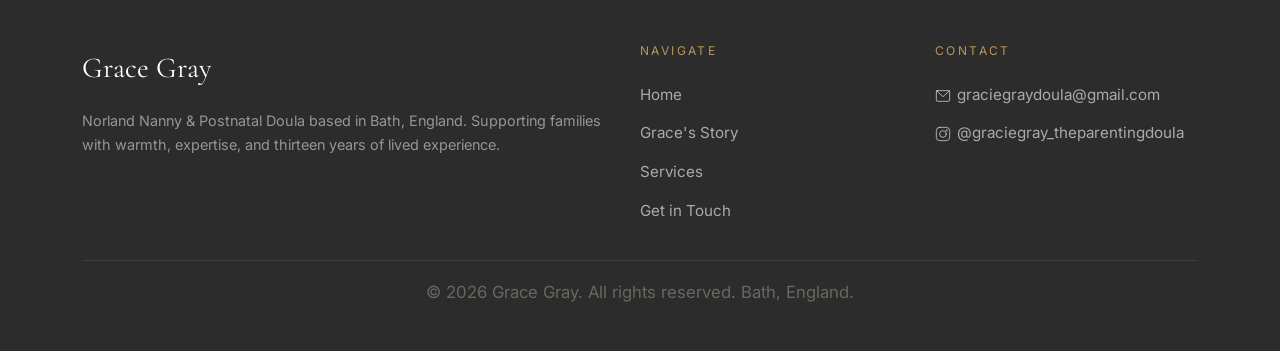
<file: services.html>
<!DOCTYPE html>
<html lang="en">
<head>
  <meta charset="UTF-8">
  <meta name="viewport" content="width=device-width, initial-scale=1.0">
  
  <title>Postnatal Support & Doula Services Bath | Grace Gray</title>
  <meta name="description" content="Bespoke in-home postnatal support in Bath and Somerset. Baby-led and child-led care, sibling transition, birth trauma support, and antenatal preparation from a Norland Nanny.">
  <meta name="keywords" content="Postnatal support Bath, New baby support Somerset, Postnatal doula Bath, Newborn care Southwest England, Sibling support Bath, Birth trauma support Bath, Virtual postnatal support UK">
  
  <link rel="preconnect" href="https://fonts.googleapis.com">
  <link rel="preconnect" href="https://fonts.gstatic.com" crossorigin>
  <link href="https://fonts.googleapis.com/css2?family=Caveat:wght@400;500&family=Cormorant+Garamond:ital,wght@0,300;0,400;0,500;1,300;1,400;1,500&family=Inter:wght@300;400;500;600&display=swap" rel="stylesheet">
  
  <link rel="stylesheet" href="assets/css/style.css">
</head>
<body>

  <header>
    <div class="nav-container">
      <button class="mobile-menu-btn" aria-label="Toggle menu">&#9776;</button>
      <nav>
        <ul class="nav-links">
          <li><a href="index.html">Home</a></li>
          <li><a href="about.html">Grace's Story</a></li>
          <li><a href="services.html">Services</a></li>
          <li><a href="contact.html">Get in Touch</a></li>
        </ul>
      </nav>
    </div>
  </header>

  <!-- Page Hero -->
  <section class="page-hero">
    <div class="container">
      <span class="accent-text">In your home, on your terms</span>
      <h1>Services & Support</h1>
      <p class="lead" style="max-width: 680px; margin: 1rem auto 0 auto;">Bespoke, in home and virtual support for mothers and families. In person across Bath, Somerset and the southwest. Virtual support nationally and internationally</p>
    </div>
  </section>

  <!-- Core Service: Child-led -->
  <section style="background-color: var(--cream);">
    <div class="container">
      <div class="service-block">
        <div class="service-image fade-up">
          <img src="assets/images/gracie-muddy-walk.jpg" alt="Child-led postnatal support Bath - outdoor activities with children" class="img-soft" style="width: 100%; height: 350px; object-fit: cover;">
        </div>
        <div class="fade-up">
          <span class="service-label">Core Postnatal Support</span>
          <h2>Child-led support</h2>
          <p>When you bring a new baby home, finding meaningful time for your older children can feel impossible. The guilt is real, and it's heavy.</p>
          <p>With child-led support, I conduct engaging, educational, and interactive activities with your older children, keeping them stimulated, secure, and happy, while you enjoy completely <strong>guilt-free, uninterrupted bonding time</strong> with your newborn.</p>
          <p>Your older child feels seen, loved, and valued. Your baby gets the quiet, focused attention they need. You get to breathe.</p>
        </div>
      </div>
    </div>
  </section>

  <!-- Pull Quote -->
  <section class="pull-quote">
    <div class="container fade-up">
      <blockquote>"Helping your child step into their new role, not just adjust, but truly thrive."</blockquote>
      <cite>- Grace Gray</cite>
    </div>
  </section>

  <!-- Core Service: Baby-led -->
  <section style="background-color: var(--cream);">
    <div class="container">
      <div class="service-block reverse">
        <div class="fade-up">
          <span class="service-label">Core Postnatal Support</span>
          <h2>Baby-led support</h2>
          <p>Sometimes, what you need most is the freedom to be fully present with your older child. To sit on the floor and build the tower. To read the story without one ear on the monitor. To reassure them, with your presence and your time, that they still matter just as much as they always did.</p>
          <p>With baby-led support, I expertly hold, soothe, and care for your newborn, giving you the physical and emotional space to give <strong>dedicated, focused one-on-one time</strong> to your older children.</p>
        </div>
        <div class="service-image fade-up">
          <img src="assets/images/gracie-sling-painting-bw.jpg" alt="Baby-led postnatal support Bath - Norland Nanny caring for newborn while sibling plays" class="img-soft" style="width: 100%; height: 350px; object-fit: cover;">
        </div>
      </div>
    </div>
  </section>

  <!-- Additional Services -->
  <section class="services-additional">
    <div class="container">
      <div class="fade-up" style="text-align: center; max-width: 700px; margin: 0 auto 3rem auto;">
        <span class="accent-text">Specialised support</span>
        <h2>Beyond the early days</h2>
        <p>From preparing for birth through to navigating the complex emotions of trauma recovery, I offer a comprehensive range of support tailored to your family's specific needs, rooted in the understanding that postpartum has no time limit.</p>
      </div>
      <div class="additional-grid stagger-children">
        <div class="additional-card fade-up">
          <h3>Sibling Transition</h3>
          <p>Leveraging my Diploma in Child Behaviour, I help older children feel settled, safe, and secure as they step into their new role as a big brother or sister. This is about more than adjustment; it's about helping them <strong>thrive</strong>.</p>
        </div>
        <div class="additional-card fade-up">
          <h3>Birth Trauma Support</h3>
          <p>For mothers whose birth did not go to plan. I provide deeply empathetic emotional, practical, and physical postnatal support, backed by specialist training and the lived experience of navigating the unexpected myself.</p>
        </div>
        <div class="additional-card fade-up">
          <h3>Antenatal Preparation</h3>
          <p>Supporting mothers as they prepare for birth - whether vaginal or caesarean - helping them feel informed, ready, and emotionally held before the baby arrives. This is for all births. Whether this is your first or your fourth, the right preparation makes all the difference.</p>
        </div>
        <div class="additional-card fade-up">
          <h3>C-Section Support &amp; Preparation</h3>
          <p>An abdominal birth is still a birth. Just because you are having a caesarean does not mean your birth is out of your control. C-section preparation is a vital part of the process - understanding what to expect, how to advocate for yourself, and how to create a calm, positive environment can transform your experience. I help mothers prepare physically and emotionally so that they feel informed, empowered, and held throughout every stage of their birth.</p>
        </div>
        <div class="additional-card fade-up">
          <h3>Virtual Support</h3>
          <p>National and international online support for mothers navigating matrescence, postnatal recovery, or simply needing expert guidance from someone who truly understands. Available wherever you are.</p>
        </div>
      </div>
    </div>
  </section>

  <!-- Bespoke CTA -->
  <section class="cta-band">
    <div class="container fade-up">
      <h2>Every family is entirely different.</h2>
      <p>Whether you need short-term postnatal recovery support or ongoing family integration, I will build a package that fits your exact needs and circumstances.</p>
      <a href="contact.html" class="btn btn-gold">Enquire About Support</a>
    </div>
  </section>

  <!-- Footer -->
  <footer>
    <div class="container">
      <div class="footer-grid">
        <div>
          <span class="footer-brand">Grace Gray</span>
          <p class="footer-brand-sub">Norland Nanny & Postnatal Doula based in Bath, England. Supporting families with warmth, expertise, and thirteen years of lived experience.</p>
        </div>
        <div class="footer-col">
          <h4>Navigate</h4>
          <a href="index.html">Home</a>
          <a href="about.html">Grace's Story</a>
          <a href="services.html">Services</a>
          <a href="contact.html">Get in Touch</a>
        </div>
        <div class="footer-col">
          <h4>Contact</h4>
          <a href="mailto:graciegraydoula@gmail.com"><svg width="16" height="16" viewBox="0 0 24 24" fill="none" stroke="currentColor" stroke-width="1.5" stroke-linecap="round" stroke-linejoin="round" style="vertical-align: middle; margin-right: 6px;"><rect x="2" y="4" width="20" height="16" rx="2"/><path d="M22 4L12 13 2 4"/></svg>graciegraydoula@gmail.com</a>
          <a href="https://instagram.com/graciegray_theparentingdoula" target="_blank"><svg width="16" height="16" viewBox="0 0 24 24" fill="none" stroke="currentColor" stroke-width="1.5" stroke-linecap="round" stroke-linejoin="round" style="vertical-align: middle; margin-right: 6px;"><rect x="2" y="2" width="20" height="20" rx="5"/><circle cx="12" cy="12" r="5"/><circle cx="17.5" cy="6.5" r="1.5" fill="currentColor" stroke="none"/></svg>@graciegray_theparentingdoula</a>
        </div>
      </div>
      <div class="footer-bottom">
        <p>&copy; 2026 Grace Gray. All rights reserved. Bath, England.</p>
      </div>
    </div>
  </footer>

  <script src="assets/js/main.js"></script>
</body>
</html>
</file>
<file: assets/css/style.css>
/* ============================================================
   GRACIE GRAY — Premium Design System
   Inspired by doulasarah.co.uk + mousesgarden.co.uk
   + Grace's original warm golden palette
   ============================================================ */

/* Reset */
*, *::before, *::after {
    margin: 0;
    padding: 0;
    box-sizing: border-box;
}

:root {
    /* Color Palette — Warm, Organic, Premium */
    --cream: #f7f4ef;
    --cream-dark: #ede8df;
    --gold: #c9a96e;
    --gold-light: #dfc89e;
    --gold-muted: #b8975a;
    --slate: #5a6b78;
    --slate-light: #7a8d9c;
    --charcoal: #2c2c2c;
    --text: #3d3a36;
    --text-light: #6b665e;
    --white: #ffffff;
    --burgundy: #4a1a1d;
    --blush: #e8d5c4;
    --sage: #8a9a7e;

    /* Typography */
    --font-serif: 'Cormorant Garamond', Georgia, serif;
    --font-sans: 'Inter', -apple-system, sans-serif;
    --font-accent: 'Caveat', cursive;

    /* Spacing */
    --section-padding: 1.5rem;
    --container-width: 1180px;
}

html {
    scroll-behavior: smooth;
    font-size: 16px;
}

body {
    font-family: var(--font-sans);
    color: var(--text);
    background-color: var(--cream);
    line-height: 1.7;
    -webkit-font-smoothing: antialiased;
    -moz-osx-font-smoothing: grayscale;
    overflow-x: hidden;
}

/* Typography */
h1, h2, h3, h4 {
    font-family: var(--font-serif);
    font-weight: 400;
    line-height: 1.15;
    color: var(--charcoal);
}

h1 {
    font-size: clamp(2.2rem, min(4.5vw, 7vh), 4.5rem);
    font-style: italic;
    letter-spacing: -0.02em;
}

h2 {
    font-size: clamp(2rem, 4vw, 3.2rem);
    font-style: italic;
    margin-bottom: 1.5rem;
}

h3 {
    font-size: 1.6rem;
    margin-bottom: 1rem;
}

p {
    color: var(--text-light);
    margin-bottom: 1.2rem;
    font-size: 1.05rem;
    line-height: 1.8;
}

.lead {
    font-size: 1.25rem;
    color: var(--slate);
    line-height: 1.9;
    font-weight: 300;
}

.accent-text {
    font-family: var(--font-accent);
    color: var(--gold);
    font-size: 1.4rem;
}

a {
    color: var(--gold-muted);
    text-decoration: none;
    transition: all 0.3s ease;
}

a:hover {
    color: var(--gold);
}

/* Layout */
.container {
    max-width: var(--container-width);
    margin: 0 auto;
    padding: 0 2rem;
}

section {
    padding: var(--section-padding) 0;
    position: relative;
}

/* ============================================================
   HEADER — Large Centred Logo, Prominent Brand
   ============================================================ */
header {
    position: fixed;
    width: 100%;
    top: 0;
    z-index: 1000;
    transition: all 0.5s ease;
    padding: 1.5rem 0 0.8rem 0;
    background-color: rgba(247, 244, 239, 0.97);
}

header.scrolled {
    background-color: rgba(247, 244, 239, 0.98);
    backdrop-filter: blur(20px);
    box-shadow: 0 1px 30px rgba(0,0,0,0.04);
    padding: 0.5rem 0;
}

.nav-container {
    display: flex;
    flex-direction: row;
    justify-content: center;
    align-items: center;
    max-width: var(--container-width);
    margin: 0 auto;
    padding: 0 2rem;
    transition: all 0.5s ease;
}

header.scrolled .nav-container {
    justify-content: center;
}

/* Logo */
.logo {
    text-decoration: none;
    display: flex;
    flex-direction: column;
    align-items: center;
    transition: all 0.5s ease;
}

.logo-img-wrap {
    width: 100px;
    height: auto;
    transition: all 0.5s ease;
    display: flex;
    align-items: center;
    justify-content: center;
}

.logo-img-wrap img {
    width: 100%;
    height: auto;
    object-fit: contain;
    display: block;
    mix-blend-mode: multiply;
}

/* Hide text — the logo image already has the branding */
.logo-text {
    display: none;
}

/* Scrolled state — compact horizontal bar */
header.scrolled .logo {
    flex-direction: row;
    align-items: center;
    gap: 10px;
}

header.scrolled .logo-img-wrap {
    width: 52px;
}

/* Navigation */
.nav-links {
    display: flex;
    gap: 2.5rem;
    list-style: none;
    align-items: center;
    margin-top: 0.8rem;
    transition: margin 0.5s ease;
}

header.scrolled .nav-links {
    margin-top: 0;
}

.nav-links a {
    font-family: var(--font-sans);
    font-size: 0.75rem;
    letter-spacing: 0.18em;
    text-transform: uppercase;
    color: var(--slate);
    text-decoration: none;
    position: relative;
    padding-bottom: 4px;
}

.nav-links a::after {
    content: '';
    position: absolute;
    bottom: 0;
    left: 0;
    width: 0;
    height: 1px;
    background-color: var(--gold);
    transition: width 0.3s ease;
}

.nav-links a:hover::after,
.nav-links a.active::after {
    width: 100%;
}

.nav-links a:hover {
    color: var(--charcoal);
}

.mobile-menu-btn {
    display: none;
    background: none;
    border: none;
    font-size: 1.5rem;
    cursor: pointer;
    color: var(--charcoal);
    z-index: 1001;
}

/* ============================================================
   BUTTONS — Elegant Pill & Ghost Styles
   ============================================================ */
.btn {
    display: inline-block;
    padding: 0.8rem 1.5rem;
    font-family: var(--font-sans);
    font-size: 0.8rem;
    letter-spacing: 0.15em;
    text-transform: uppercase;
    text-decoration: none;
    border-radius: 50px;
    cursor: pointer;
    transition: all 0.4s ease;
    border: none;
}

.btn-primary {
    background-color: var(--charcoal);
    color: var(--white);
}

.btn-primary:hover {
    background-color: var(--gold-muted);
    color: var(--white);
    transform: translateY(-2px);
    box-shadow: 0 8px 25px rgba(185, 151, 90, 0.25);
}

.btn-outline {
    background: transparent;
    color: var(--charcoal);
    border: 1px solid var(--charcoal);
}

.btn-outline:hover {
    background-color: var(--charcoal);
    color: var(--white);
    transform: translateY(-2px);
}

.btn-gold {
    background-color: var(--gold);
    color: var(--white);
}

.btn-gold:hover {
    background-color: var(--gold-muted);
    transform: translateY(-2px);
    box-shadow: 0 8px 25px rgba(185, 151, 90, 0.3);
}

/* ============================================================
   HERO — Full-Viewport, Immersive, Editorial
   ============================================================ */
.hero {
    display: flex;
    align-items: center;
    justify-content: center;
    position: relative;
    background-color: var(--cream-dark);
    overflow: hidden;
    padding-top: calc(75px + 2vh);
    padding-bottom: 0;
}

.hero::before {
    content: '';
    position: absolute;
    top: 0;
    left: 0;
    right: 0;
    bottom: 0;
    background: radial-gradient(ellipse at 30% 50%, rgba(201, 169, 110, 0.08) 0%, transparent 70%);
    pointer-events: none;
}

.hero-inner {
    display: grid;
    grid-template-columns: 2fr 3fr;
    gap: 3rem;
    align-items: start;
    max-width: var(--container-width);
    margin: 0 auto;
    padding: 0 2rem;
}

.hero-logo {
    width: 100%;
    height: auto;
    max-height: 420px;
    object-fit: contain;
    mix-blend-mode: multiply;
}

.hero-text {
    padding: 0 0 2rem 0;
}

.hero-buttons {
    display: flex;
    flex-wrap: nowrap;
    gap: 1rem;
    align-items: center;
    margin-top: 1.5rem;
}

.hero-text .tagline {
    font-family: var(--font-sans);
    font-size: 0.75rem;
    letter-spacing: 0.3em;
    text-transform: uppercase;
    color: var(--gold-muted);
    margin-bottom: 1.5rem;
    display: block;
}

.hero-text h1 {
    margin-bottom: 1.5rem;
    color: var(--charcoal);
}

.hero-text .lead {
    margin-bottom: 2.5rem;
    max-width: 480px;
}

.hero-buttons {
    display: flex;
    gap: 1rem;
    flex-wrap: wrap;
}

.hero-image {
    position: relative;
    display: flex;
    justify-content: center;
    align-items: center;
}

.hero-image .img-placeholder {
    width: 100%;
    height: 100%;
}

/* ============================================================
   IMAGE PLACEHOLDERS — Styled gaps for future images
   ============================================================ */
.img-placeholder {
    background: linear-gradient(135deg, var(--cream-dark) 0%, var(--blush) 50%, var(--cream-dark) 100%);
    background-size: 200% 200%;
    animation: shimmer 6s ease-in-out infinite;
    display: flex;
    align-items: center;
    justify-content: center;
    color: var(--gold-muted);
    font-family: var(--font-accent);
    font-size: 1.1rem;
    overflow: hidden;
    position: relative;
}

.img-placeholder img {
    width: 100%;
    height: 100%;
    object-fit: cover;
}

@keyframes shimmer {
    0%, 100% { background-position: 0% 50%; }
    50% { background-position: 100% 50%; }
}

.img-rounded {
    border-radius: 200px 200px 20px 20px;
}

.img-soft {
    border-radius: 20px;
}

.img-circle {
    border-radius: 50%;
}

/* ============================================================
   WAVE DIVIDERS — Organic Section Separators
   ============================================================ */
.wave-divider {
    position: relative;
    height: 40px;
    overflow: hidden;
    margin-top: -1px;
}

.wave-divider svg {
    position: absolute;
    bottom: 0;
    width: 100%;
    height: 40px;
}

.wave-divider.flip svg {
    top: 0;
    bottom: auto;
    transform: rotate(180deg);
}

/* ============================================================
   SECTIONS — Spacious, Organic Flow
   ============================================================ */

/* Intro / Problem Section */
.intro-section {
    background-color: var(--cream);
    padding-top: 0;
}

.intro-grid {
    display: grid;
    grid-template-columns: 1fr 1fr;
    gap: 6rem;
    align-items: center;
}

.intro-grid .intro-text {
    max-width: 520px;
}

.intro-grid .intro-image {
    position: relative;
}

.intro-grid .intro-image .img-placeholder {
    height: 400px;
}

/* Three Pillars */
.pillars {
    background-color: var(--white);
    text-align: center;
}

.pillars-header {
    max-width: 700px;
    margin: 0 auto 3rem auto;
}

.pillars-grid {
    display: grid;
    grid-template-columns: repeat(3, 1fr);
    gap: 2rem;
}

.pillar {
    padding: 2.5rem 1.5rem;
    transition: transform 0.4s ease;
}

.pillar:hover {
    transform: translateY(-8px);
}

.pillar-icon {
    width: 72px;
    height: 72px;
    border-radius: 50%;
    background: transparent;
    border: 1px solid var(--gold-light);
    display: flex;
    align-items: center;
    justify-content: center;
    margin: 0 auto 1.5rem auto;
    color: var(--gold-muted);
}

.pillar h3 {
    font-family: var(--font-serif);
    font-style: italic;
    margin-bottom: 1rem;
}

.pillar p {
    font-size: 0.95rem;
}

/* Pull Quote / Testimonial */
.pull-quote {
    background-color: var(--cream-dark);
    text-align: center;
    padding: 4rem 2rem 1.5rem 2rem;
}

.pull-quote blockquote {
    font-family: var(--font-serif);
    font-size: clamp(1.5rem, 3vw, 2.5rem);
    font-style: italic;
    color: var(--charcoal);
    max-width: 800px;
    margin: 0 auto 1.5rem auto;
    line-height: 1.4;
}

.pull-quote cite {
    font-family: var(--font-sans);
    font-size: 0.85rem;
    letter-spacing: 0.1em;
    text-transform: uppercase;
    color: var(--gold-muted);
    font-style: normal;
}

/* About Preview */
.about-preview {
    background-color: var(--cream);
}

.about-grid {
    display: grid;
    grid-template-columns: 5fr 6fr;
    gap: 6rem;
    align-items: center;
}

.about-image .img-placeholder {
    height: 600px;
}

.about-text .credentials-list {
    list-style: none;
    padding: 0;
    margin-top: 2rem;
    display: block;
    line-height: 2;
}

.credentials-list li {
    display: inline;
    font-family: var(--font-sans);
    font-size: 0.75rem;
    text-transform: uppercase;
    letter-spacing: 0.15em;
    color: var(--charcoal);
}

.credentials-list li:not(:last-child)::after {
    content: ' \2022 '; /* bullet character */
    color: var(--gold);
    margin: 0 0.6rem;
    font-size: 0.9rem;
}

/* CTA Band */
.cta-band {
    background-color: var(--charcoal);
    text-align: center;
    padding: 1.5rem 2rem;
}

.cta-band h2 {
    color: var(--white);
    margin-bottom: 1rem;
}

.cta-band p {
    color: var(--slate-light);
    max-width: 600px;
    margin: 0 auto 1rem auto;
}

/* ============================================================
   ABOUT PAGE
   ============================================================ */
.page-hero {
    padding-top: calc(80px + 1.5rem);
    padding-bottom: 1.5rem;
    text-align: center;
    background-color: var(--cream-dark);
}

.page-hero .accent-text {
    display: block;
    margin-bottom: 1rem;
}

.story-section .story-grid {
    display: grid;
    grid-template-columns: 1fr 1fr;
    gap: 2.5rem;
    align-items: center;
}

.story-section .story-grid.reverse {
    direction: rtl;
}

.story-section .story-grid.reverse > * {
    direction: ltr;
}

.story-image .img-placeholder {
    height: 500px;
}

/* Norland Section */
.norland-section {
    background-color: var(--charcoal);
    color: var(--white);
    text-align: center;
}

.norland-section h2 {
    color: var(--gold-light);
}

.norland-section p {
    color: rgba(255,255,255,0.7);
    max-width: 750px;
    margin: 0 auto 1.5rem auto;
}

.norland-badge {
    display: inline-block;
    border: 1px solid var(--gold);
    padding: 0.8rem 2rem;
    border-radius: 50px;
    color: var(--gold-light);
    font-family: var(--font-sans);
    font-size: 0.8rem;
    letter-spacing: 0.2em;
    text-transform: uppercase;
    margin-top: 1rem;
}

/* Credentials Grid */
.credentials-section {
    background-color: var(--cream);
}

.image-strip-grid {
    display: grid;
    grid-template-columns: repeat(4, 1fr);
    gap: 0;
}

.strip-img {
    width: 100%;
    aspect-ratio: 1 / 1;
    object-fit: cover;
    object-position: center;
}

.credentials-grid {
    display: grid;
    grid-template-columns: repeat(3, 1fr);
    gap: 1.5rem;
    max-width: 900px;
    margin: 3rem auto 0 auto;
}

.credential-card {
    background-color: var(--white);
    padding: 2rem;
    border-radius: 16px;
    text-align: center;
    border: 1px solid rgba(201, 169, 110, 0.15);
    transition: all 0.3s ease;
}

.credential-card:hover {
    transform: translateY(-4px);
    box-shadow: 0 12px 40px rgba(0,0,0,0.06);
}

.credential-card .year {
    font-family: var(--font-accent);
    font-size: 1.3rem;
    color: var(--gold);
    display: block;
    margin-bottom: 0.5rem;
}

.credential-card h4 {
    font-family: var(--font-serif);
    font-size: 1.1rem;
    margin-bottom: 0.5rem;
}

.credential-card p {
    font-size: 0.85rem;
    margin-bottom: 0;
}

/* ============================================================
   SERVICES PAGE
   ============================================================ */
.service-block {
    display: grid;
    grid-template-columns: 1fr 1fr;
    gap: 2.5rem;
    align-items: center;
    padding: 1.5rem 0;
}

.service-block + .service-block {
    border-top: 1px solid rgba(201, 169, 110, 0.15);
}

.service-block.reverse {
    direction: rtl;
}

.service-block.reverse > * {
    direction: ltr;
}

.service-image .img-placeholder {
    height: 420px;
}

.service-label {
    font-family: var(--font-sans);
    font-size: 0.7rem;
    letter-spacing: 0.25em;
    text-transform: uppercase;
    color: var(--gold-muted);
    margin-bottom: 1rem;
    display: block;
}

.services-additional {
    background-color: var(--white);
}

.additional-grid {
    display: grid;
    grid-template-columns: repeat(2, 1fr);
    gap: 2rem;
    margin-top: 3rem;
}

.additional-card {
    background-color: var(--cream);
    padding: 2.5rem;
    border-radius: 16px;
    transition: all 0.3s ease;
    border: 1px solid transparent;
}

.additional-card:hover {
    border-color: var(--gold-light);
    transform: translateY(-4px);
    box-shadow: 0 12px 40px rgba(0,0,0,0.04);
}

.additional-card h3 {
    font-family: var(--font-serif);
    font-style: italic;
    font-size: 1.4rem;
    margin-bottom: 0.75rem;
}

/* ============================================================
   CONTACT PAGE
   ============================================================ */
.contact-grid {
    display: grid;
    grid-template-columns: 1fr 1fr;
    gap: 2.5rem;
    align-items: start;
}

.contact-info {
    padding-top: 1rem;
}

.contact-info h1 {
    margin-bottom: 1.5rem;
}

.contact-methods {
    margin-top: 3rem;
    display: flex;
    flex-direction: column;
    gap: 2rem;
}

.contact-method {
    display: flex;
    align-items: flex-start;
    gap: 1.2rem;
}

.contact-method .method-icon {
    width: 48px;
    height: 48px;
    border-radius: 50%;
    background: linear-gradient(135deg, var(--gold-light), var(--blush));
    display: flex;
    align-items: center;
    justify-content: center;
    flex-shrink: 0;
    font-size: 1.2rem;
}

.contact-method h4 {
    font-family: var(--font-sans);
    font-size: 0.75rem;
    letter-spacing: 0.15em;
    text-transform: uppercase;
    color: var(--gold-muted);
    margin-bottom: 0.3rem;
}

.contact-method a,
.contact-method p {
    font-size: 1.05rem;
    color: var(--charcoal);
    margin-bottom: 0;
}

.contact-form-wrapper {
    background-color: var(--white);
    padding: 3rem;
    border-radius: 20px;
    box-shadow: 0 20px 60px rgba(0,0,0,0.05);
}

.form-group {
    margin-bottom: 1.5rem;
}

.form-group label {
    display: block;
    font-size: 0.75rem;
    letter-spacing: 0.12em;
    text-transform: uppercase;
    color: var(--slate);
    margin-bottom: 0.6rem;
    font-weight: 500;
}

.form-control {
    width: 100%;
    padding: 1rem 1.2rem;
    border: 1px solid var(--cream-dark);
    border-radius: 12px;
    font-family: var(--font-sans);
    font-size: 1rem;
    color: var(--charcoal);
    background-color: var(--cream);
    transition: all 0.3s ease;
    outline: none;
}

.form-control:focus {
    border-color: var(--gold);
    box-shadow: 0 0 0 3px rgba(201, 169, 110, 0.1);
}

textarea.form-control {
    min-height: 150px;
    resize: vertical;
}

/* ============================================================
   FOOTER — Elegant, Warm
   ============================================================ */
footer {
    background-color: var(--charcoal);
    color: rgba(255,255,255,0.6);
    padding: 2rem 0 1.5rem;
}

.footer-grid {
    display: grid;
    grid-template-columns: 2fr 1fr 1fr;
    gap: 2rem;
    margin-bottom: 1.5rem;
}

.footer-brand {
    font-family: var(--font-serif);
    font-size: 1.8rem;
    color: var(--white);
    margin-bottom: 1rem;
    display: block;
}

.footer-brand-sub {
    font-size: 0.9rem;
    line-height: 1.7;
    color: rgba(255,255,255,0.5);
}

.footer-col h4 {
    font-family: var(--font-sans);
    font-size: 0.75rem;
    letter-spacing: 0.2em;
    text-transform: uppercase;
    color: var(--gold-muted);
    margin-bottom: 1.5rem;
}

.footer-col a {
    display: block;
    color: rgba(255,255,255,0.6);
    margin-bottom: 0.8rem;
    font-size: 0.95rem;
    text-decoration: none;
}

.footer-col a:hover {
    color: var(--white);
}

.footer-bottom {
    text-align: center;
    border-top: 1px solid rgba(255,255,255,0.08);
    padding-top: 1rem;
    font-size: 0.8rem;
    color: rgba(255,255,255,0.35);
}

/* ============================================================
   SCROLL ANIMATIONS
   ============================================================ */
.fade-up {
    opacity: 0;
    transform: translateY(40px);
    transition: opacity 0.8s ease, transform 0.8s ease;
}

.fade-up.visible {
    opacity: 1;
    transform: translateY(0);
}

/* Stagger children */
.stagger-children .fade-up:nth-child(1) { transition-delay: 0s; }
.stagger-children .fade-up:nth-child(2) { transition-delay: 0.15s; }
.stagger-children .fade-up:nth-child(3) { transition-delay: 0.3s; }
.stagger-children .fade-up:nth-child(4) { transition-delay: 0.45s; }

/* Floating decoration dots */
.decoration-dot {
    position: absolute;
    border-radius: 50%;
    background: linear-gradient(135deg, var(--gold-light), var(--blush));
    opacity: 0.15;
    pointer-events: none;
}

/* ============================================================
   RESPONSIVE
   ============================================================ */
@media (max-width: 968px) {
    :root {
        --section-padding: 1.5rem;
    }

    /* ── Header compact on mobile ── */
    header {
        padding: 0.5rem 0;
    }

    header.scrolled {
        padding: 0.4rem 0;
    }

    .logo-img-wrap {
        width: 72px !important;
    }

    /* ── HERO: strip the huge desktop padding, drive spacing from inner ── */
    .hero {
        padding-top: 70px;
        padding-bottom: 2rem;
        min-height: auto;
    }

    .hero-inner {
        grid-template-columns: 1fr;
        text-align: center;
        min-height: auto;
        padding: 0 1.5rem 2rem;
        gap: 0;
    }

    .hero-image {
        height: auto;
        border-radius: 0;
        margin-top: 0;
    }

    .hero-logo {
        height: auto;
        max-height: 60vh;
    }

    .hero-text {
        padding: 0;
    }

    .hero-text .lead {
        margin: 0 auto 2.5rem auto;
        font-size: 1.1rem;
    }

    .hero-buttons {
        justify-content: center;
        flex-direction: column;
        align-items: center;
        gap: 0.75rem;
    }

    .hero-buttons .btn {
        width: 100%;
        max-width: 280px;
        text-align: center;
    }



    /* ── INNER PAGE HEROES: strip the massive 32rem desktop padding ── */
    .page-hero {
        padding-top: 6rem;
        padding-bottom: 2rem;
    }

    /* ── All other two-col grids stack ── */
    .intro-grid,
    .about-grid,
    .story-section .story-grid,
    .service-block,
    .contact-grid,
    .footer-grid {
        grid-template-columns: 1fr;
        gap: 2.5rem;
    }

    .story-section .story-grid.reverse,
    .service-block.reverse {
        direction: ltr;
    }

    .intro-grid .intro-image img,
    .about-image img,
    .story-image img,
    .service-image img {
        height: 260px !important;
        width: 100%;
        object-fit: cover;
    }

    .pillars-grid {
        grid-template-columns: 1fr;
        max-width: 420px;
        margin: 0 auto;
        gap: 0;
    }

    .pillars-header {
        margin-bottom: 1rem;
    }

    .pillar {
        padding: 0.5rem 1rem;
    }

    .pillar-icon {
        width: 48px;
        height: 48px;
        margin-bottom: 0.5rem;
    }

    .pillar h3 {
        margin-bottom: 0.4rem;
    }

    .pillar p {
        margin-bottom: 0;
    }

    .credentials-grid {
        grid-template-columns: 1fr 1fr;
    }

    .additional-grid {
        grid-template-columns: 1fr;
    }

    /* ── Footer ── */
    .footer-grid {
        gap: 2rem;
    }

    /* ── Contact form ── */
    .contact-form-wrapper {
        padding: 2rem 1.25rem;
    }

    /* ── Buttons: full-width on small screens ── */
    .btn {
        padding: 0.9rem 2rem;
    }

    /* ── Image strip: 2-col grid on mobile ── */
    .image-strip-grid {
        grid-template-columns: 1fr 1fr !important;
    }

    .image-strip-grid img {
        height: 180px !important;
    }

    /* ── Mobile nav overlay ── */
    .nav-links {
        display: none;
        position: fixed;
        top: 0;
        left: 0;
        width: 100%;
        height: 100vh;
        background-color: var(--cream);
        flex-direction: column;
        justify-content: center;
        align-items: center;
        gap: 2rem;
        z-index: 999;
    }

    .nav-links.active {
        display: flex;
    }

    .nav-links a {
        font-size: 1.1rem;
    }

    .mobile-menu-btn {
        display: block;
        position: absolute;
        top: 0.9rem;
        right: 1.5rem;
    }
}

@media (max-width: 600px) {
    .credentials-grid {
        grid-template-columns: 1fr;
    }

    .hero-text h1 {
        font-size: 2.2rem;
    }

    h2 {
        font-size: 1.8rem;
    }

    .pull-quote blockquote {
        font-size: 1.3rem;
    }



    .cta-band {
        padding: 3.5rem 1.5rem;
    }



    .contact-methods {
        gap: 1.5rem;
    }

    /* Stack image strip to 1 col on very small screens */
    .image-strip-grid {
        grid-template-columns: 1fr 1fr !important;
    }
}
</file>
